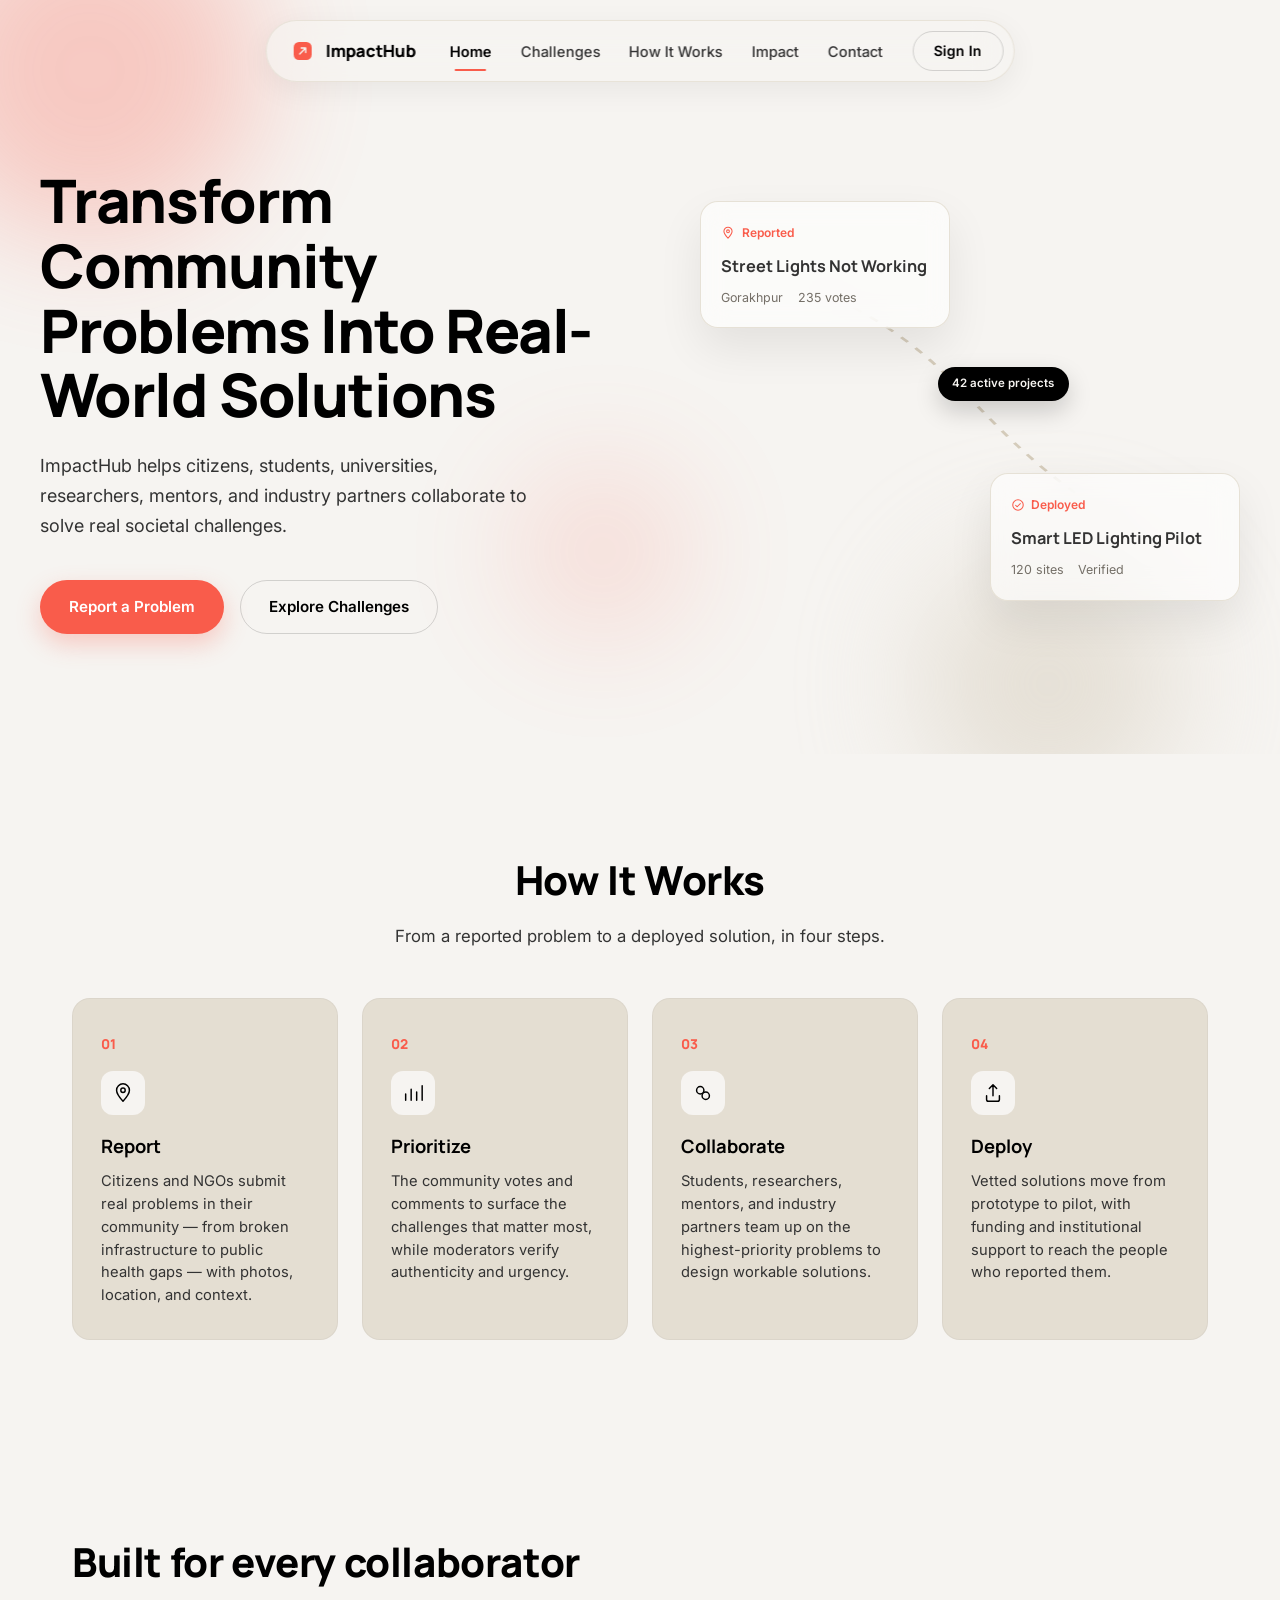
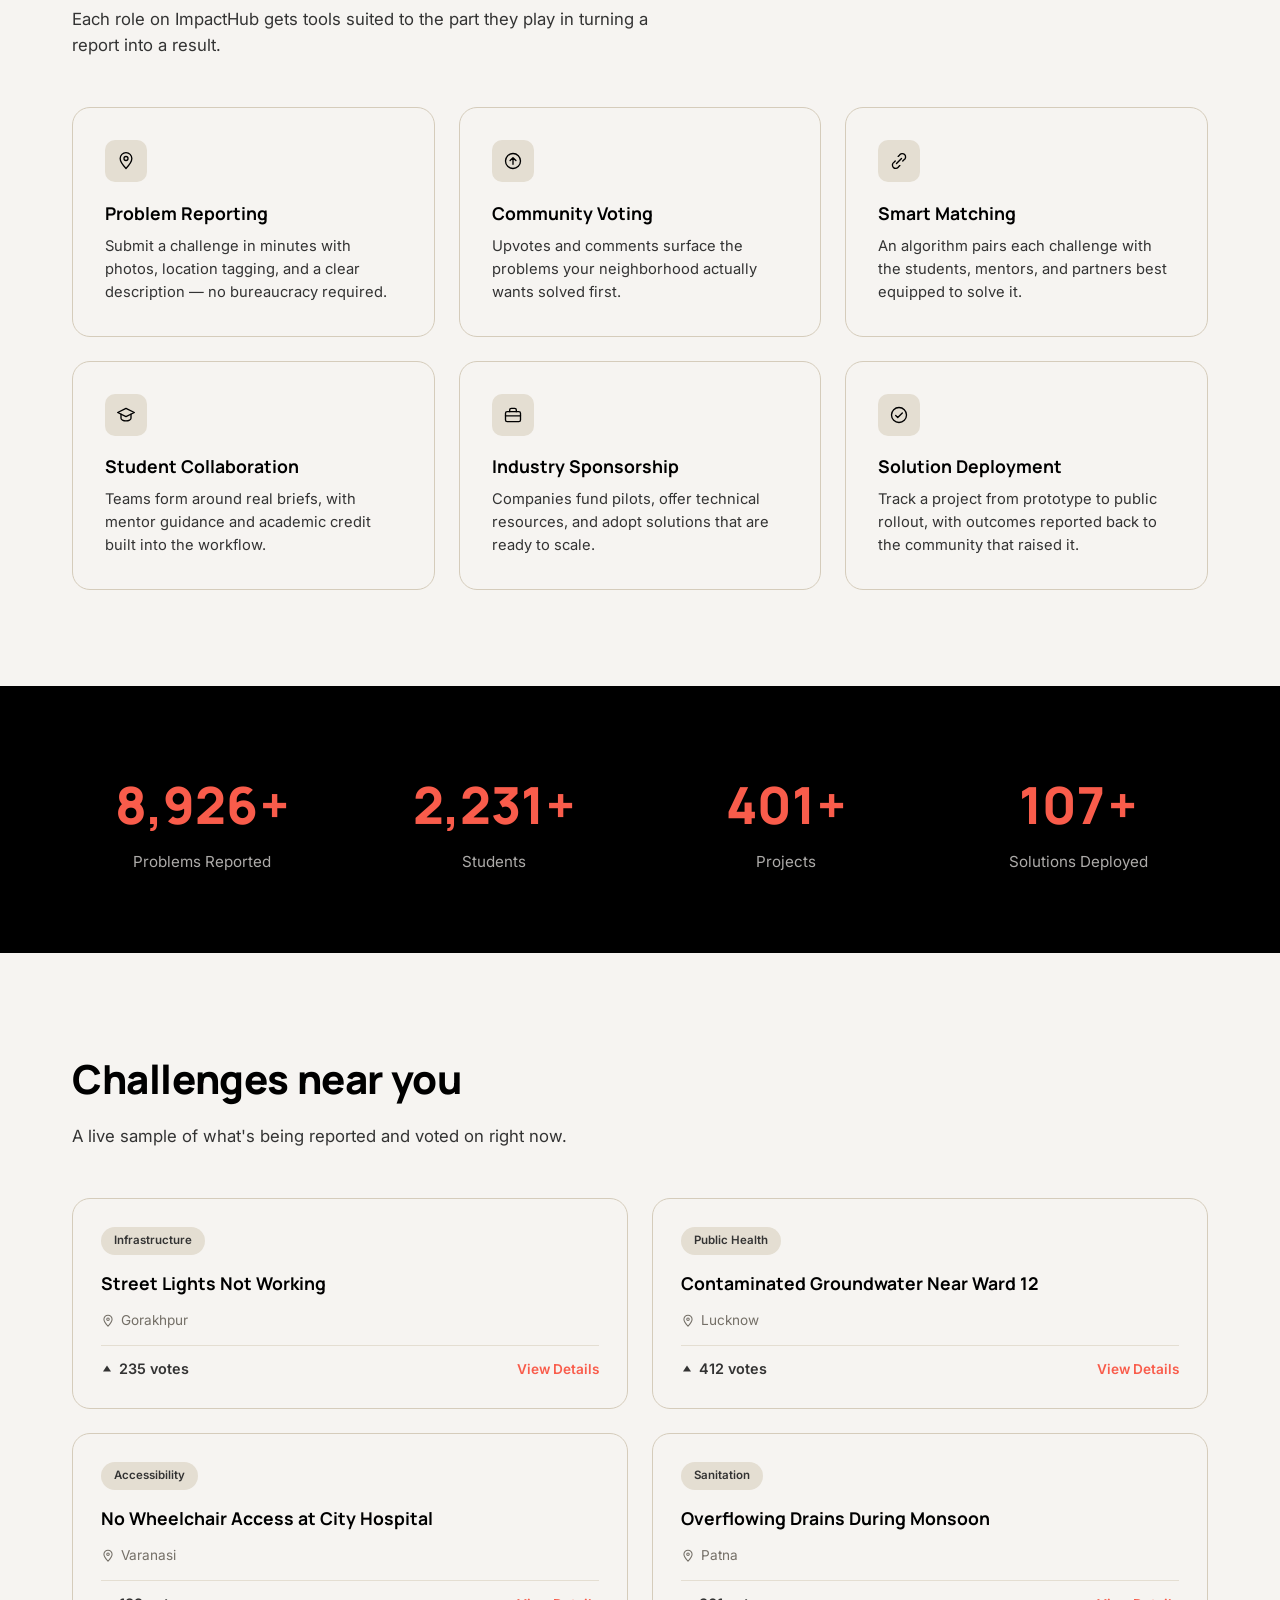
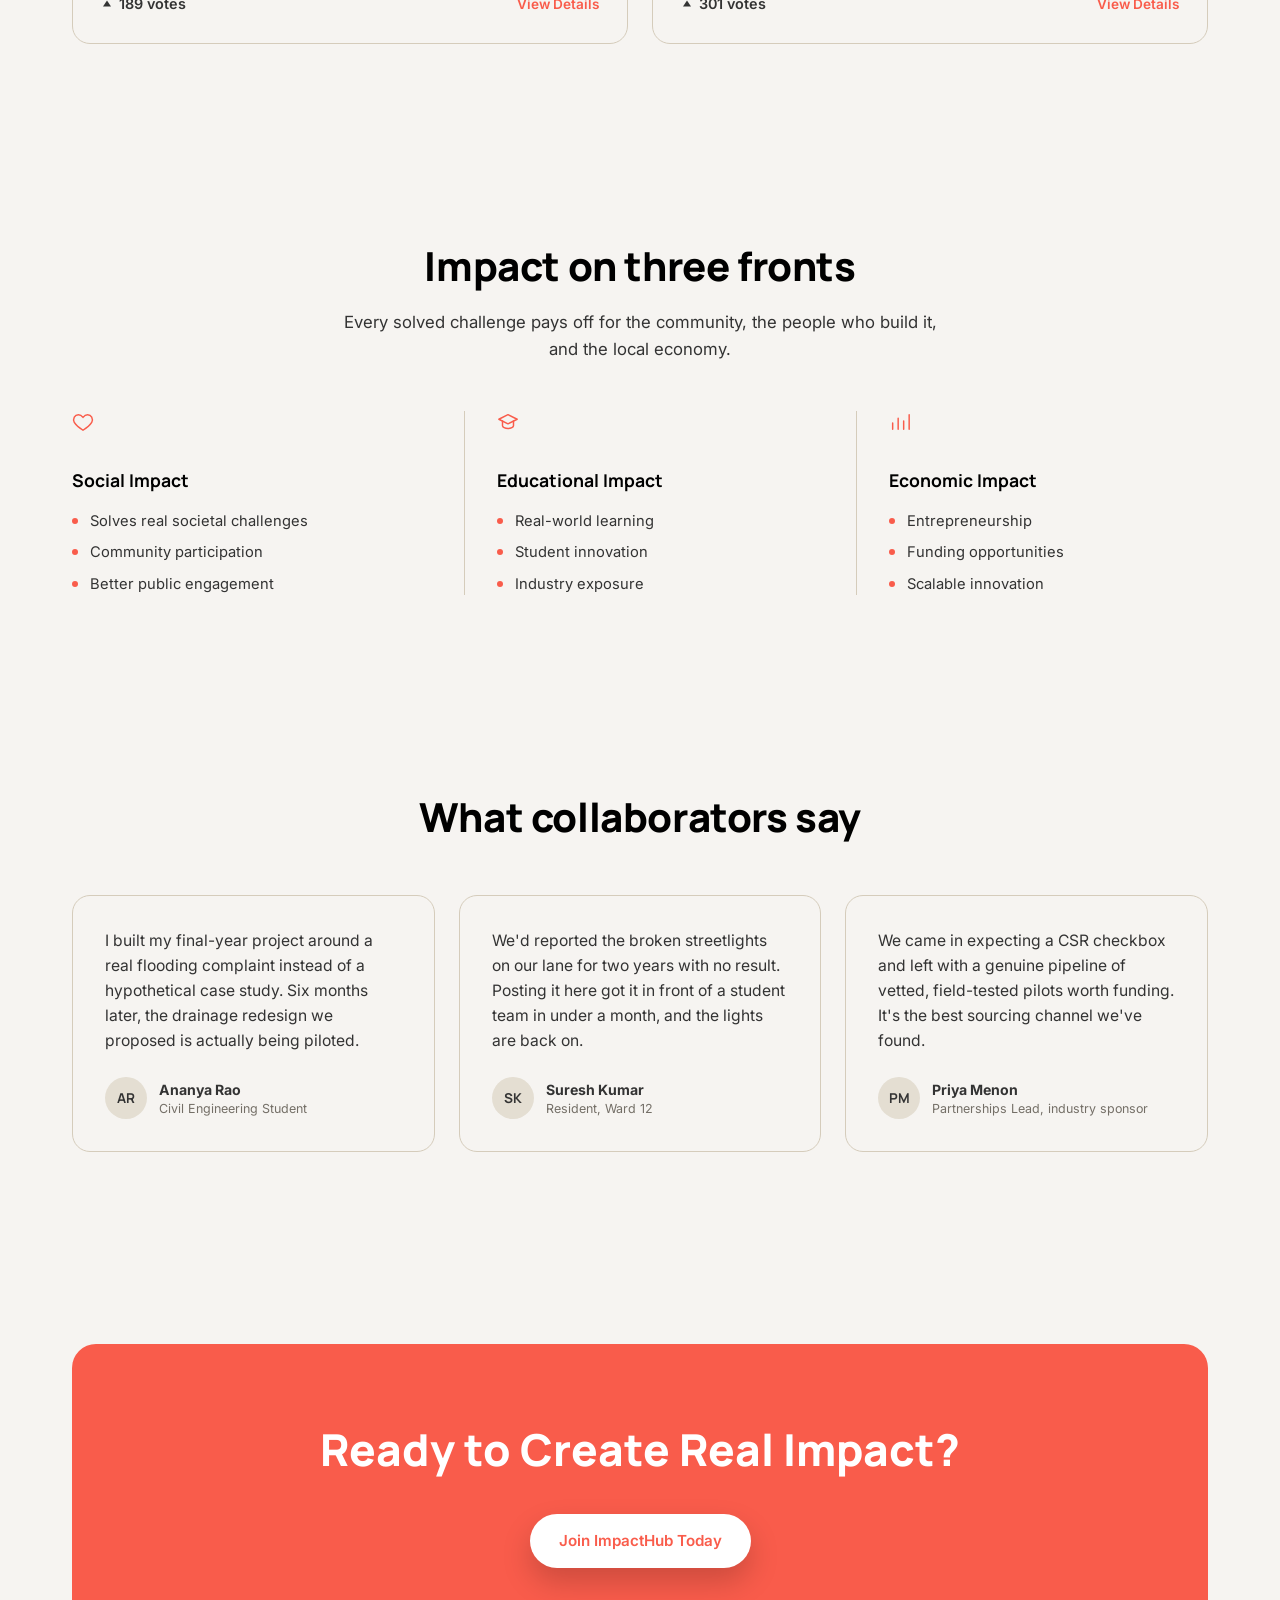
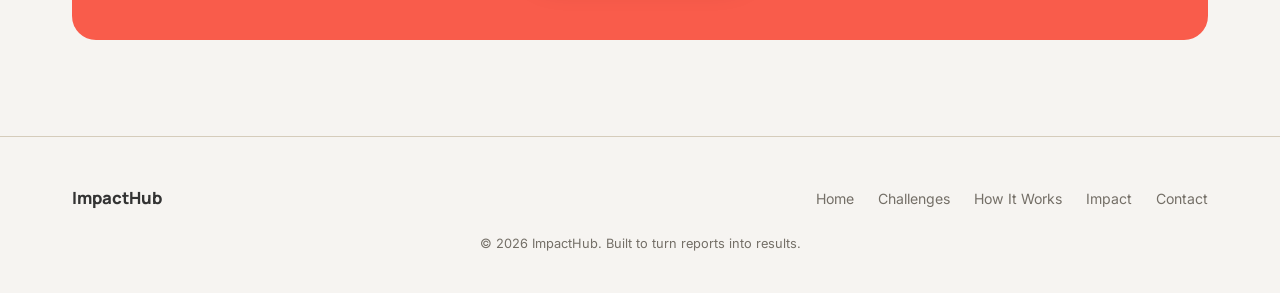
<file: index.html>
<!-- index.html (updated) -->
<!DOCTYPE html>
<html lang="en">
<head>
  <meta charset="UTF-8" />
  <meta name="viewport" content="width=device-width, initial-scale=1.0" />
  <title>ImpactHub — Transform Community Problems Into Real-World Solutions</title>
  <meta name="description" content="ImpactHub connects citizens and NGOs reporting real societal challenges with students, researchers, mentors, universities, and industry partners who build the solutions." />

  <link rel="preconnect" href="https://fonts.googleapis.com" />
  <link rel="preconnect" href="https://fonts.gstatic.com" crossorigin />
  <link href="https://fonts.googleapis.com/css2?family=Manrope:wght@600;700;800&family=Inter:wght@400;500;600&display=swap" rel="stylesheet" />

  <link rel="stylesheet" href="styles.css" />
</head>
<body>

  <a class="skip-link" href="#main-content">Skip to content</a>

  <nav class="navbar" id="navbar">
    <div class="nav-logo">
      <span class="logo-mark" aria-hidden="true">
        <svg viewBox="0 0 24 24" width="18" height="18">
          <rect width="24" height="24" rx="7" fill="#F95C4B"></rect>
          <path d="M8 16 16 8M16 8H10M16 8V14" stroke="#F6F4F1" stroke-width="1.8" stroke-linecap="round" stroke-linejoin="round" fill="none"></path>
        </svg>
      </span>
      <span class="logo-text">ImpactHub</span>
    </div>

    <button class="nav-toggle" id="navToggle" aria-label="Toggle menu" aria-expanded="false" aria-controls="navMenu">
      <span></span><span></span><span></span>
    </button>

    <div class="nav-menu" id="navMenu">
      <ul class="nav-links">
        <li><a href="#home" class="nav-link active">Home</a></li>
        <li><a href="#challenges" class="nav-link">Challenges</a></li>
        <li><a href="#how-it-works" class="nav-link">How It Works</a></li>
        <li><a href="#impact" class="nav-link">Impact</a></li>
        <li><a href="#contact" class="nav-link">Contact</a></li>
      </ul>
      <!-- UPDATED: now links to login.html -->
      <a class="btn-signin" href="login.html">Sign In</a>
    </div>
  </nav>

  <main id="main-content">

    <section class="hero" id="home">
      <div class="hero-bg" aria-hidden="true">
        <span class="floating-shape shape-1"></span>
        <span class="floating-shape shape-2"></span>
        <span class="floating-shape shape-3"></span>
      </div>

      <div class="hero-content">
        <div class="hero-text">
          <h1>Transform Community Problems Into Real-World Solutions</h1>
          <p class="hero-sub">ImpactHub helps citizens, students, universities, researchers, mentors, and industry partners collaborate to solve real societal challenges.</p>
          <div class="hero-buttons">
            <!-- UPDATED: now links to report-problem.html -->
            <a class="btn btn-primary" href="report-problem.html">Report a Problem</a>
            <!-- UPDATED: now links to problems.html -->
            <a class="btn btn-secondary" href="problems.html">Explore Challenges</a>
          </div>
        </div>

        <div class="hero-visual" aria-hidden="true">
          <svg class="connector" viewBox="0 0 320 380" preserveAspectRatio="none">
            <path d="M70 90 C 160 150, 160 220, 250 300"></path>
          </svg>

          <div class="visual-card visual-card--reported">
            <span class="visual-tag">
              <svg viewBox="0 0 24 24" width="14" height="14" fill="none" stroke="currentColor" stroke-width="1.8" stroke-linecap="round" stroke-linejoin="round"><path d="M12 21s7-7.58 7-12a7 7 0 1 0-14 0c0 4.42 7 12 7 12z"></path><circle cx="12" cy="9" r="2.4"></circle></svg>
              Reported
            </span>
            <p class="visual-title">Street Lights Not Working</p>
            <div class="visual-meta">
              <span>Gorakhpur</span>
              <span>235 votes</span>
            </div>
          </div>

          <div class="visual-badge">42 active projects</div>

          <div class="visual-card visual-card--solution">
            <span class="visual-tag">
              <svg viewBox="0 0 24 24" width="14" height="14" fill="none" stroke="currentColor" stroke-width="1.8" stroke-linecap="round" stroke-linejoin="round"><circle cx="12" cy="12" r="9"></circle><path d="m8 12.5 2.5 2.5L16 9.5"></path></svg>
              Deployed
            </span>
            <p class="visual-title">Smart LED Lighting Pilot</p>
            <div class="visual-meta">
              <span>120 sites</span>
              <span>Verified</span>
            </div>
          </div>
        </div>
      </div>
    </section>

    <section class="how-it-works" id="how-it-works">
      <div class="container">
        <div class="section-heading">
          <h2>How It Works</h2>
          <p>From a reported problem to a deployed solution, in four steps.</p>
        </div>

        <div class="steps-grid">
          <article class="step-card">
            <span class="step-number">01</span>
            <span class="step-icon">
              <svg viewBox="0 0 24 24" fill="none" stroke="currentColor" stroke-width="1.6" stroke-linecap="round" stroke-linejoin="round"><path d="M12 21s7-7.58 7-12a7 7 0 1 0-14 0c0 4.42 7 12 7 12z"></path><circle cx="12" cy="9" r="2.4"></circle></svg>
            </span>
            <h3 class="step-title">Report</h3>
            <p class="step-desc">Citizens and NGOs submit real problems in their community — from broken infrastructure to public health gaps — with photos, location, and context.</p>
          </article>

          <article class="step-card">
            <span class="step-number">02</span>
            <span class="step-icon">
              <svg viewBox="0 0 24 24" fill="none" stroke="currentColor" stroke-width="1.6" stroke-linecap="round" stroke-linejoin="round"><path d="M4 20V13M10 20V8M16 20V11M22 20V4"></path></svg>
            </span>
            <h3 class="step-title">Prioritize</h3>
            <p class="step-desc">The community votes and comments to surface the challenges that matter most, while moderators verify authenticity and urgency.</p>
          </article>

          <article class="step-card">
            <span class="step-number">03</span>
            <span class="step-icon">
              <svg viewBox="0 0 24 24" fill="none" stroke="currentColor" stroke-width="1.6" stroke-linecap="round" stroke-linejoin="round"><circle cx="9" cy="9" r="4"></circle><circle cx="15" cy="15" r="4"></circle></svg>
            </span>
            <h3 class="step-title">Collaborate</h3>
            <p class="step-desc">Students, researchers, mentors, and industry partners team up on the highest-priority problems to design workable solutions.</p>
          </article>

          <article class="step-card">
            <span class="step-number">04</span>
            <span class="step-icon">
              <svg viewBox="0 0 24 24" fill="none" stroke="currentColor" stroke-width="1.6" stroke-linecap="round" stroke-linejoin="round"><path d="M12 3v12m0-12 4 4m-4-4-4 4"></path><path d="M5 15v4a2 2 0 0 0 2 2h10a2 2 0 0 0 2-2v-4"></path></svg>
            </span>
            <h3 class="step-title">Deploy</h3>
            <p class="step-desc">Vetted solutions move from prototype to pilot, with funding and institutional support to reach the people who reported them.</p>
          </article>
        </div>
      </div>
    </section>

    <section class="features">
      <div class="container">
        <div class="section-heading section-heading--left">
          <h2>Built for every collaborator</h2>
          <p>Each role on ImpactHub gets tools suited to the part they play in turning a report into a result.</p>
        </div>

        <div class="features-grid">
          <article class="feature-card">
            <span class="feature-icon">
              <svg viewBox="0 0 24 24" width="20" height="20" fill="none" stroke="currentColor" stroke-width="1.6" stroke-linecap="round" stroke-linejoin="round"><path d="M12 21s7-7.58 7-12a7 7 0 1 0-14 0c0 4.42 7 12 7 12z"></path><circle cx="12" cy="9" r="2.4"></circle></svg>
            </span>
            <h3 class="feature-title">Problem Reporting</h3>
            <p class="feature-desc">Submit a challenge in minutes with photos, location tagging, and a clear description — no bureaucracy required.</p>
          </article>

          <article class="feature-card">
            <span class="feature-icon">
              <svg viewBox="0 0 24 24" width="20" height="20" fill="none" stroke="currentColor" stroke-width="1.6" stroke-linecap="round" stroke-linejoin="round"><circle cx="12" cy="12" r="9"></circle><path d="M12 16V8m0 0-3.5 3.5M12 8l3.5 3.5"></path></svg>
            </span>
            <h3 class="feature-title">Community Voting</h3>
            <p class="feature-desc">Upvotes and comments surface the problems your neighborhood actually wants solved first.</p>
          </article>

          <article class="feature-card">
            <span class="feature-icon">
              <svg viewBox="0 0 24 24" width="20" height="20" fill="none" stroke="currentColor" stroke-width="1.6" stroke-linecap="round" stroke-linejoin="round"><path d="M9 15 15 9"></path><path d="M11 6.5 12.5 5A4 4 0 1 1 18 10.5L16.5 12"></path><path d="M13 17.5 11.5 19A4 4 0 1 1 6 13.5L7.5 12"></path></svg>
            </span>
            <h3 class="feature-title">Smart Matching</h3>
            <p class="feature-desc">An algorithm pairs each challenge with the students, mentors, and partners best equipped to solve it.</p>
          </article>

          <article class="feature-card">
            <span class="feature-icon">
              <svg viewBox="0 0 24 24" width="20" height="20" fill="none" stroke="currentColor" stroke-width="1.6" stroke-linecap="round" stroke-linejoin="round"><path d="M2 9 12 4l10 5-10 5L2 9Z"></path><path d="M6 11v5c0 1.5 2.7 3 6 3s6-1.5 6-3v-5"></path></svg>
            </span>
            <h3 class="feature-title">Student Collaboration</h3>
            <p class="feature-desc">Teams form around real briefs, with mentor guidance and academic credit built into the workflow.</p>
          </article>

          <article class="feature-card">
            <span class="feature-icon">
              <svg viewBox="0 0 24 24" width="20" height="20" fill="none" stroke="currentColor" stroke-width="1.6" stroke-linecap="round" stroke-linejoin="round"><rect x="3" y="8" width="18" height="12" rx="2"></rect><path d="M8 8V6a2 2 0 0 1 2-2h4a2 2 0 0 1 2 2v2"></path><path d="M3 13h18"></path></svg>
            </span>
            <h3 class="feature-title">Industry Sponsorship</h3>
            <p class="feature-desc">Companies fund pilots, offer technical resources, and adopt solutions that are ready to scale.</p>
          </article>

          <article class="feature-card">
            <span class="feature-icon">
              <svg viewBox="0 0 24 24" width="20" height="20" fill="none" stroke="currentColor" stroke-width="1.6" stroke-linecap="round" stroke-linejoin="round"><circle cx="12" cy="12" r="9"></circle><path d="m8 12.5 2.5 2.5L16 9.5"></path></svg>
            </span>
            <h3 class="feature-title">Solution Deployment</h3>
            <p class="feature-desc">Track a project from prototype to public rollout, with outcomes reported back to the community that raised it.</p>
          </article>
        </div>
      </div>
    </section>

    <section class="impact-stats" id="impact">
      <div class="container">
        <div class="stats-grid">
          <div class="stat-item">
            <p class="stat-number-row"><span class="stat-number" data-target="10000">0</span><span class="stat-suffix">+</span></p>
            <p class="stat-label">Problems Reported</p>
          </div>
          <div class="stat-item">
            <p class="stat-number-row"><span class="stat-number" data-target="2500">0</span><span class="stat-suffix">+</span></p>
            <p class="stat-label">Students</p>
          </div>
          <div class="stat-item">
            <p class="stat-number-row"><span class="stat-number" data-target="450">0</span><span class="stat-suffix">+</span></p>
            <p class="stat-label">Projects</p>
          </div>
          <div class="stat-item">
            <p class="stat-number-row"><span class="stat-number" data-target="120">0</span><span class="stat-suffix">+</span></p>
            <p class="stat-label">Solutions Deployed</p>
          </div>
        </div>
      </div>
    </section>

    <section class="challenge-feed" id="challenges">
      <div class="container">
        <div class="section-heading section-heading--left">
          <h2>Challenges near you</h2>
          <p>A live sample of what's being reported and voted on right now.</p>
        </div>

        <div class="challenge-grid">
          <article class="challenge-card">
            <span class="challenge-tag">Infrastructure</span>
            <h3 class="challenge-title">Street Lights Not Working</h3>
            <div class="challenge-meta">
              <span>
                <svg viewBox="0 0 24 24" width="14" height="14" fill="none" stroke="currentColor" stroke-width="1.8" stroke-linecap="round" stroke-linejoin="round"><path d="M12 21s7-7.58 7-12a7 7 0 1 0-14 0c0 4.42 7 12 7 12z"></path><circle cx="12" cy="9" r="2.2"></circle></svg>
                Gorakhpur
              </span>
            </div>
            <div class="challenge-footer">
              <span class="vote-count">
                <svg viewBox="0 0 24 24" width="12" height="12" fill="currentColor"><path d="M12 5 4 17h16L12 5z"></path></svg>
                235 votes
              </span>
              <button class="btn-view" type="button">View Details</button>
            </div>
          </article>

          <article class="challenge-card">
            <span class="challenge-tag">Public Health</span>
            <h3 class="challenge-title">Contaminated Groundwater Near Ward 12</h3>
            <div class="challenge-meta">
              <span>
                <svg viewBox="0 0 24 24" width="14" height="14" fill="none" stroke="currentColor" stroke-width="1.8" stroke-linecap="round" stroke-linejoin="round"><path d="M12 21s7-7.58 7-12a7 7 0 1 0-14 0c0 4.42 7 12 7 12z"></path><circle cx="12" cy="9" r="2.2"></circle></svg>
                Lucknow
              </span>
            </div>
            <div class="challenge-footer">
              <span class="vote-count">
                <svg viewBox="0 0 24 24" width="12" height="12" fill="currentColor"><path d="M12 5 4 17h16L12 5z"></path></svg>
                412 votes
              </span>
              <button class="btn-view" type="button">View Details</button>
            </div>
          </article>

          <article class="challenge-card">
            <span class="challenge-tag">Accessibility</span>
            <h3 class="challenge-title">No Wheelchair Access at City Hospital</h3>
            <div class="challenge-meta">
              <span>
                <svg viewBox="0 0 24 24" width="14" height="14" fill="none" stroke="currentColor" stroke-width="1.8" stroke-linecap="round" stroke-linejoin="round"><path d="M12 21s7-7.58 7-12a7 7 0 1 0-14 0c0 4.42 7 12 7 12z"></path><circle cx="12" cy="9" r="2.2"></circle></svg>
                Varanasi
              </span>
            </div>
            <div class="challenge-footer">
              <span class="vote-count">
                <svg viewBox="0 0 24 24" width="12" height="12" fill="currentColor"><path d="M12 5 4 17h16L12 5z"></path></svg>
                189 votes
              </span>
              <button class="btn-view" type="button">View Details</button>
            </div>
          </article>

          <article class="challenge-card">
            <span class="challenge-tag">Sanitation</span>
            <h3 class="challenge-title">Overflowing Drains During Monsoon</h3>
            <div class="challenge-meta">
              <span>
                <svg viewBox="0 0 24 24" width="14" height="14" fill="none" stroke="currentColor" stroke-width="1.8" stroke-linecap="round" stroke-linejoin="round"><path d="M12 21s7-7.58 7-12a7 7 0 1 0-14 0c0 4.42 7 12 7 12z"></path><circle cx="12" cy="9" r="2.2"></circle></svg>
                Patna
              </span>
            </div>
            <div class="challenge-footer">
              <span class="vote-count">
                <svg viewBox="0 0 24 24" width="12" height="12" fill="currentColor"><path d="M12 5 4 17h16L12 5z"></path></svg>
                301 votes
              </span>
              <button class="btn-view" type="button">View Details</button>
            </div>
          </article>
        </div>
      </div>
    </section>

    <section class="benefits">
      <div class="container">
        <div class="section-heading">
          <h2>Impact on three fronts</h2>
          <p>Every solved challenge pays off for the community, the people who build it, and the local economy.</p>
        </div>

        <div class="benefits-grid">
          <div class="benefit-col">
            <span class="benefit-icon">
              <svg viewBox="0 0 24 24" width="22" height="22" fill="none" stroke="currentColor" stroke-width="1.6" stroke-linecap="round" stroke-linejoin="round"><path d="M12 21s-7-4.35-9.5-8.5C.5 8.5 3 4 7 4c2 0 3.5 1 5 3 1.5-2 3-3 5-3 4 0 6.5 4.5 4.5 8.5C19 16.65 12 21 12 21z"></path></svg>
            </span>
            <h3 class="benefit-title">Social Impact</h3>
            <ul class="benefit-list">
              <li>Solves real societal challenges</li>
              <li>Community participation</li>
              <li>Better public engagement</li>
            </ul>
          </div>

          <div class="benefit-col">
            <span class="benefit-icon">
              <svg viewBox="0 0 24 24" width="22" height="22" fill="none" stroke="currentColor" stroke-width="1.6" stroke-linecap="round" stroke-linejoin="round"><path d="M2 9 12 4l10 5-10 5L2 9Z"></path><path d="M6 11v5c0 1.5 2.7 3 6 3s6-1.5 6-3v-5"></path></svg>
            </span>
            <h3 class="benefit-title">Educational Impact</h3>
            <ul class="benefit-list">
              <li>Real-world learning</li>
              <li>Student innovation</li>
              <li>Industry exposure</li>
            </ul>
          </div>

          <div class="benefit-col">
            <span class="benefit-icon">
              <svg viewBox="0 0 24 24" width="22" height="22" fill="none" stroke="currentColor" stroke-width="1.6" stroke-linecap="round" stroke-linejoin="round"><path d="M4 20V13M10 20V8M16 20V11M22 20V4"></path></svg>
            </span>
            <h3 class="benefit-title">Economic Impact</h3>
            <ul class="benefit-list">
              <li>Entrepreneurship</li>
              <li>Funding opportunities</li>
              <li>Scalable innovation</li>
            </ul>
          </div>
        </div>
      </div>
    </section>

    <section class="testimonials">
      <div class="container">
        <div class="section-heading">
          <h2>What collaborators say</h2>
        </div>

        <div class="testimonial-grid">
          <article class="testimonial-card">
            <p class="testimonial-quote">I built my final-year project around a real flooding complaint instead of a hypothetical case study. Six months later, the drainage redesign we proposed is actually being piloted.</p>
            <div class="testimonial-author">
              <span class="author-avatar">AR</span>
              <div class="author-info">
                <p class="author-name">Ananya Rao</p>
                <p class="author-role">Civil Engineering Student</p>
              </div>
            </div>
          </article>

          <article class="testimonial-card">
            <p class="testimonial-quote">We'd reported the broken streetlights on our lane for two years with no result. Posting it here got it in front of a student team in under a month, and the lights are back on.</p>
            <div class="testimonial-author">
              <span class="author-avatar">SK</span>
              <div class="author-info">
                <p class="author-name">Suresh Kumar</p>
                <p class="author-role">Resident, Ward 12</p>
              </div>
            </div>
          </article>

          <article class="testimonial-card">
            <p class="testimonial-quote">We came in expecting a CSR checkbox and left with a genuine pipeline of vetted, field-tested pilots worth funding. It's the best sourcing channel we've found.</p>
            <div class="testimonial-author">
              <span class="author-avatar">PM</span>
              <div class="author-info">
                <p class="author-name">Priya Menon</p>
                <p class="author-role">Partnerships Lead, industry sponsor</p>
              </div>
            </div>
          </article>
        </div>
      </div>
    </section>

    <section class="cta" id="contact">
      <div class="container">
        <div class="cta-content">
          <h2>Ready to Create Real Impact?</h2>
          <button class="btn btn-primary" type="button">Join ImpactHub Today</button>
        </div>
      </div>
    </section>

  </main>

  <footer class="site-footer">
    <div class="container footer-content">
      <span class="footer-logo">ImpactHub</span>
      <ul class="footer-links">
        <li><a href="#home">Home</a></li>
        <li><a href="#challenges">Challenges</a></li>
        <li><a href="#how-it-works">How It Works</a></li>
        <li><a href="#impact">Impact</a></li>
        <li><a href="#contact">Contact</a></li>
      </ul>
    </div>
    <p class="footer-bottom">© 2026 ImpactHub. Built to turn reports into results.</p>
  </footer>

  <script src="script.js"></script>
</body>
</html>
</file>
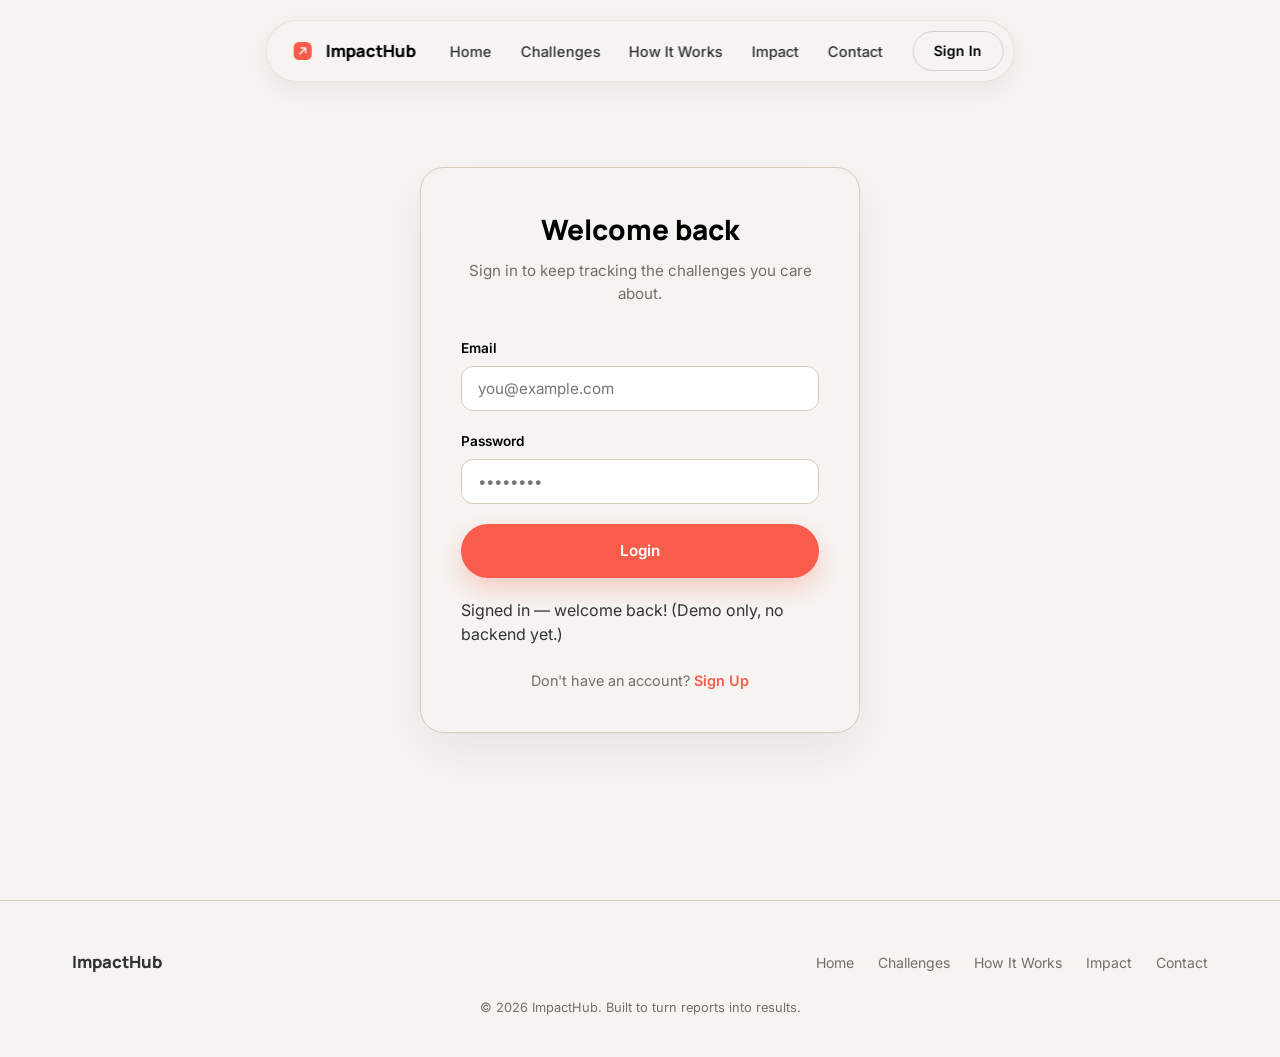
<file: login.html>
<!-- login.html (new) -->
<!DOCTYPE html>
<html lang="en">
<head>
  <meta charset="UTF-8" />
  <meta name="viewport" content="width=device-width, initial-scale=1.0" />
  <title>Sign In — ImpactHub</title>
  <link rel="preconnect" href="https://fonts.googleapis.com" />
  <link rel="preconnect" href="https://fonts.gstatic.com" crossorigin />
  <link href="https://fonts.googleapis.com/css2?family=Manrope:wght@600;700;800&family=Inter:wght@400;500;600&display=swap" rel="stylesheet" />
  <link rel="stylesheet" href="styles.css" />
</head>
<body>

  <a class="skip-link" href="#main-content">Skip to content</a>

  <nav class="navbar" id="navbar">
    <div class="nav-logo">
      <span class="logo-mark" aria-hidden="true">
        <svg viewBox="0 0 24 24" width="18" height="18">
          <rect width="24" height="24" rx="7" fill="#F95C4B"></rect>
          <path d="M8 16 16 8M16 8H10M16 8V14" stroke="#F6F4F1" stroke-width="1.8" stroke-linecap="round" stroke-linejoin="round" fill="none"></path>
        </svg>
      </span>
      <span class="logo-text">ImpactHub</span>
    </div>

    <button class="nav-toggle" id="navToggle" aria-label="Toggle menu" aria-expanded="false" aria-controls="navMenu">
      <span></span><span></span><span></span>
    </button>

    <div class="nav-menu" id="navMenu">
      <ul class="nav-links">
        <li><a href="index.html#home" class="nav-link">Home</a></li>
        <li><a href="index.html#challenges" class="nav-link">Challenges</a></li>
        <li><a href="index.html#how-it-works" class="nav-link">How It Works</a></li>
        <li><a href="index.html#impact" class="nav-link">Impact</a></li>
        <li><a href="index.html#contact" class="nav-link">Contact</a></li>
      </ul>
      <a class="btn-signin" href="login.html">Sign In</a>
    </div>
  </nav>

  <main id="main-content">
    <section class="auth-section">
      <div class="auth-card">
        <h2>Welcome back</h2>
        <p class="auth-sub">Sign in to keep tracking the challenges you care about.</p>

        <form class="auth-form" id="loginForm">
          <div class="form-group">
            <label class="form-label" for="loginEmail">Email</label>
            <input class="form-input" type="email" id="loginEmail" name="email" placeholder="you@example.com" required />
          </div>
          <div class="form-group">
            <label class="form-label" for="loginPassword">Password</label>
            <input class="form-input" type="password" id="loginPassword" name="password" placeholder="••••••••" required />
          </div>
          <button class="btn btn-primary" type="submit">Login</button>
          <p class="form-note" id="loginNote">Signed in — welcome back! (Demo only, no backend yet.)</p>
        </form>

        <p class="auth-switch">Don't have an account? <a href="signup.html">Sign Up</a></p>
      </div>
    </section>
  </main>

  <footer class="site-footer">
    <div class="container footer-content">
      <span class="footer-logo">ImpactHub</span>
      <ul class="footer-links">
        <li><a href="index.html#home">Home</a></li>
        <li><a href="index.html#challenges">Challenges</a></li>
        <li><a href="index.html#how-it-works">How It Works</a></li>
        <li><a href="index.html#impact">Impact</a></li>
        <li><a href="index.html#contact">Contact</a></li>
      </ul>
    </div>
    <p class="footer-bottom">© 2026 ImpactHub. Built to turn reports into results.</p>
  </footer>

  <script src="script.js"></script>
</body>
</html>
</file>
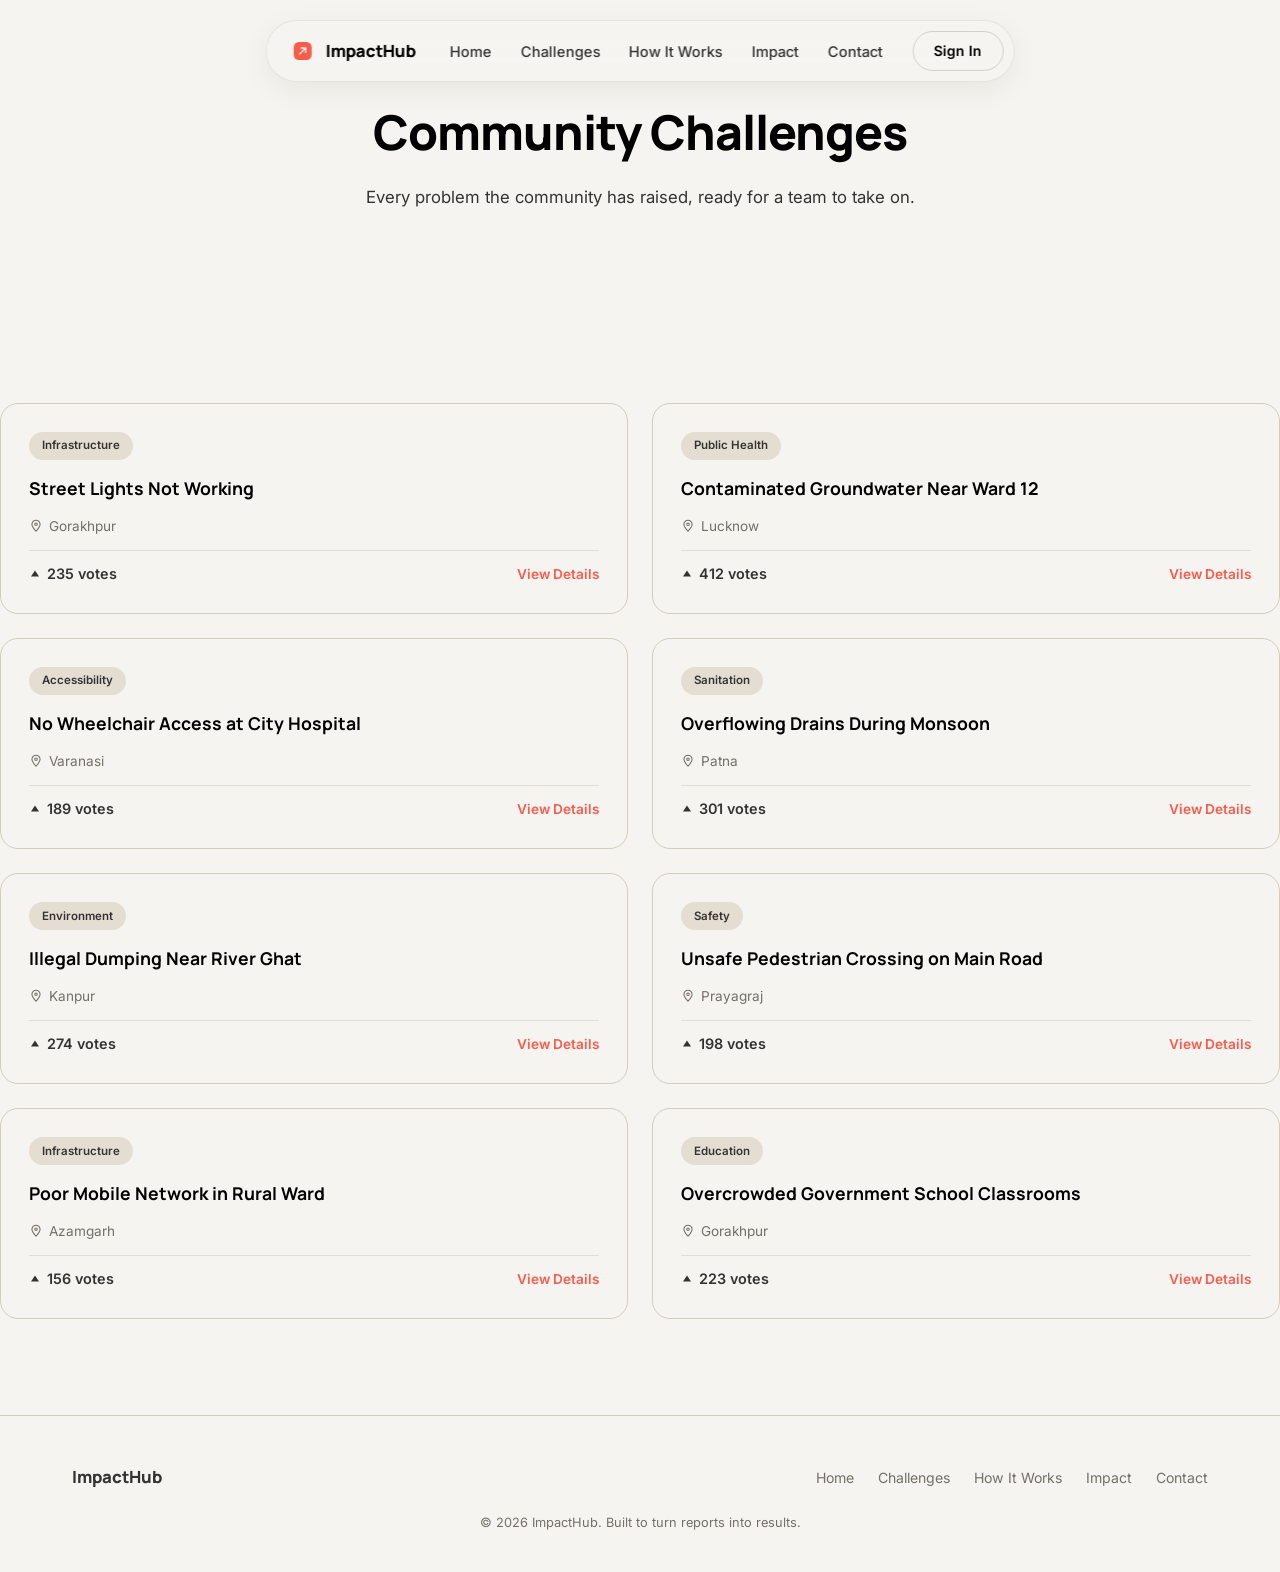
<file: problems.html>
<!-- problems.html (new) -->
<!DOCTYPE html>
<html lang="en">
<head>
  <meta charset="UTF-8" />
  <meta name="viewport" content="width=device-width, initial-scale=1.0" />
  <title>Browse Challenges — ImpactHub</title>
  <link rel="preconnect" href="https://fonts.googleapis.com" />
  <link rel="preconnect" href="https://fonts.gstatic.com" crossorigin />
  <link href="https://fonts.googleapis.com/css2?family=Manrope:wght@600;700;800&family=Inter:wght@400;500;600&display=swap" rel="stylesheet" />
  <link rel="stylesheet" href="styles.css" />
</head>
<body>

  <a class="skip-link" href="#main-content">Skip to content</a>

  <nav class="navbar" id="navbar">
    <div class="nav-logo">
      <span class="logo-mark" aria-hidden="true">
        <svg viewBox="0 0 24 24" width="18" height="18">
          <rect width="24" height="24" rx="7" fill="#F95C4B"></rect>
          <path d="M8 16 16 8M16 8H10M16 8V14" stroke="#F6F4F1" stroke-width="1.8" stroke-linecap="round" stroke-linejoin="round" fill="none"></path>
        </svg>
      </span>
      <span class="logo-text">ImpactHub</span>
    </div>

    <button class="nav-toggle" id="navToggle" aria-label="Toggle menu" aria-expanded="false" aria-controls="navMenu">
      <span></span><span></span><span></span>
    </button>

    <div class="nav-menu" id="navMenu">
      <ul class="nav-links">
        <li><a href="index.html#home" class="nav-link">Home</a></li>
        <li><a href="index.html#challenges" class="nav-link">Challenges</a></li>
        <li><a href="index.html#how-it-works" class="nav-link">How It Works</a></li>
        <li><a href="index.html#impact" class="nav-link">Impact</a></li>
        <li><a href="index.html#contact" class="nav-link">Contact</a></li>
      </ul>
      <a class="btn-signin" href="login.html">Sign In</a>
    </div>
  </nav>

  <main id="main-content">
    <section class="page-header">
      <h1>Community Challenges</h1>
      <p>Every problem the community has raised, ready for a team to take on.</p>
    </section>

    <section class="problems-section">
      <div class="challenge-grid">

        <article class="challenge-card">
          <span class="challenge-tag">Infrastructure</span>
          <h3 class="challenge-title">Street Lights Not Working</h3>
          <div class="challenge-meta"><span><svg viewBox="0 0 24 24" width="14" height="14" fill="none" stroke="currentColor" stroke-width="1.8" stroke-linecap="round" stroke-linejoin="round"><path d="M12 21s7-7.58 7-12a7 7 0 1 0-14 0c0 4.42 7 12 7 12z"></path><circle cx="12" cy="9" r="2.2"></circle></svg>Gorakhpur</span></div>
          <div class="challenge-footer">
            <span class="vote-count"><svg viewBox="0 0 24 24" width="12" height="12" fill="currentColor"><path d="M12 5 4 17h16L12 5z"></path></svg>235 votes</span>
            <button class="btn-view" type="button">View Details</button>
          </div>
        </article>

        <article class="challenge-card">
          <span class="challenge-tag">Public Health</span>
          <h3 class="challenge-title">Contaminated Groundwater Near Ward 12</h3>
          <div class="challenge-meta"><span><svg viewBox="0 0 24 24" width="14" height="14" fill="none" stroke="currentColor" stroke-width="1.8" stroke-linecap="round" stroke-linejoin="round"><path d="M12 21s7-7.58 7-12a7 7 0 1 0-14 0c0 4.42 7 12 7 12z"></path><circle cx="12" cy="9" r="2.2"></circle></svg>Lucknow</span></div>
          <div class="challenge-footer">
            <span class="vote-count"><svg viewBox="0 0 24 24" width="12" height="12" fill="currentColor"><path d="M12 5 4 17h16L12 5z"></path></svg>412 votes</span>
            <button class="btn-view" type="button">View Details</button>
          </div>
        </article>

        <article class="challenge-card">
          <span class="challenge-tag">Accessibility</span>
          <h3 class="challenge-title">No Wheelchair Access at City Hospital</h3>
          <div class="challenge-meta"><span><svg viewBox="0 0 24 24" width="14" height="14" fill="none" stroke="currentColor" stroke-width="1.8" stroke-linecap="round" stroke-linejoin="round"><path d="M12 21s7-7.58 7-12a7 7 0 1 0-14 0c0 4.42 7 12 7 12z"></path><circle cx="12" cy="9" r="2.2"></circle></svg>Varanasi</span></div>
          <div class="challenge-footer">
            <span class="vote-count"><svg viewBox="0 0 24 24" width="12" height="12" fill="currentColor"><path d="M12 5 4 17h16L12 5z"></path></svg>189 votes</span>
            <button class="btn-view" type="button">View Details</button>
          </div>
        </article>

        <article class="challenge-card">
          <span class="challenge-tag">Sanitation</span>
          <h3 class="challenge-title">Overflowing Drains During Monsoon</h3>
          <div class="challenge-meta"><span><svg viewBox="0 0 24 24" width="14" height="14" fill="none" stroke="currentColor" stroke-width="1.8" stroke-linecap="round" stroke-linejoin="round"><path d="M12 21s7-7.58 7-12a7 7 0 1 0-14 0c0 4.42 7 12 7 12z"></path><circle cx="12" cy="9" r="2.2"></circle></svg>Patna</span></div>
          <div class="challenge-footer">
            <span class="vote-count"><svg viewBox="0 0 24 24" width="12" height="12" fill="currentColor"><path d="M12 5 4 17h16L12 5z"></path></svg>301 votes</span>
            <button class="btn-view" type="button">View Details</button>
          </div>
        </article>

        <article class="challenge-card">
          <span class="challenge-tag">Environment</span>
          <h3 class="challenge-title">Illegal Dumping Near River Ghat</h3>
          <div class="challenge-meta"><span><svg viewBox="0 0 24 24" width="14" height="14" fill="none" stroke="currentColor" stroke-width="1.8" stroke-linecap="round" stroke-linejoin="round"><path d="M12 21s7-7.58 7-12a7 7 0 1 0-14 0c0 4.42 7 12 7 12z"></path><circle cx="12" cy="9" r="2.2"></circle></svg>Kanpur</span></div>
          <div class="challenge-footer">
            <span class="vote-count"><svg viewBox="0 0 24 24" width="12" height="12" fill="currentColor"><path d="M12 5 4 17h16L12 5z"></path></svg>274 votes</span>
            <button class="btn-view" type="button">View Details</button>
          </div>
        </article>

        <article class="challenge-card">
          <span class="challenge-tag">Safety</span>
          <h3 class="challenge-title">Unsafe Pedestrian Crossing on Main Road</h3>
          <div class="challenge-meta"><span><svg viewBox="0 0 24 24" width="14" height="14" fill="none" stroke="currentColor" stroke-width="1.8" stroke-linecap="round" stroke-linejoin="round"><path d="M12 21s7-7.58 7-12a7 7 0 1 0-14 0c0 4.42 7 12 7 12z"></path><circle cx="12" cy="9" r="2.2"></circle></svg>Prayagraj</span></div>
          <div class="challenge-footer">
            <span class="vote-count"><svg viewBox="0 0 24 24" width="12" height="12" fill="currentColor"><path d="M12 5 4 17h16L12 5z"></path></svg>198 votes</span>
            <button class="btn-view" type="button">View Details</button>
          </div>
        </article>

        <article class="challenge-card">
          <span class="challenge-tag">Infrastructure</span>
          <h3 class="challenge-title">Poor Mobile Network in Rural Ward</h3>
          <div class="challenge-meta"><span><svg viewBox="0 0 24 24" width="14" height="14" fill="none" stroke="currentColor" stroke-width="1.8" stroke-linecap="round" stroke-linejoin="round"><path d="M12 21s7-7.58 7-12a7 7 0 1 0-14 0c0 4.42 7 12 7 12z"></path><circle cx="12" cy="9" r="2.2"></circle></svg>Azamgarh</span></div>
          <div class="challenge-footer">
            <span class="vote-count"><svg viewBox="0 0 24 24" width="12" height="12" fill="currentColor"><path d="M12 5 4 17h16L12 5z"></path></svg>156 votes</span>
            <button class="btn-view" type="button">View Details</button>
          </div>
        </article>

        <article class="challenge-card">
          <span class="challenge-tag">Education</span>
          <h3 class="challenge-title">Overcrowded Government School Classrooms</h3>
          <div class="challenge-meta"><span><svg viewBox="0 0 24 24" width="14" height="14" fill="none" stroke="currentColor" stroke-width="1.8" stroke-linecap="round" stroke-linejoin="round"><path d="M12 21s7-7.58 7-12a7 7 0 1 0-14 0c0 4.42 7 12 7 12z"></path><circle cx="12" cy="9" r="2.2"></circle></svg>Gorakhpur</span></div>
          <div class="challenge-footer">
            <span class="vote-count"><svg viewBox="0 0 24 24" width="12" height="12" fill="currentColor"><path d="M12 5 4 17h16L12 5z"></path></svg>223 votes</span>
            <button class="btn-view" type="button">View Details</button>
          </div>
        </article>

      </div>
    </section>
  </main>

  <footer class="site-footer">
    <div class="container footer-content">
      <span class="footer-logo">ImpactHub</span>
      <ul class="footer-links">
        <li><a href="index.html#home">Home</a></li>
        <li><a href="index.html#challenges">Challenges</a></li>
        <li><a href="index.html#how-it-works">How It Works</a></li>
        <li><a href="index.html#impact">Impact</a></li>
        <li><a href="index.html#contact">Contact</a></li>
      </ul>
    </div>
    <p class="footer-bottom">© 2026 ImpactHub. Built to turn reports into results.</p>
  </footer>

  <script src="script.js"></script>
</body>
</html>
</file>
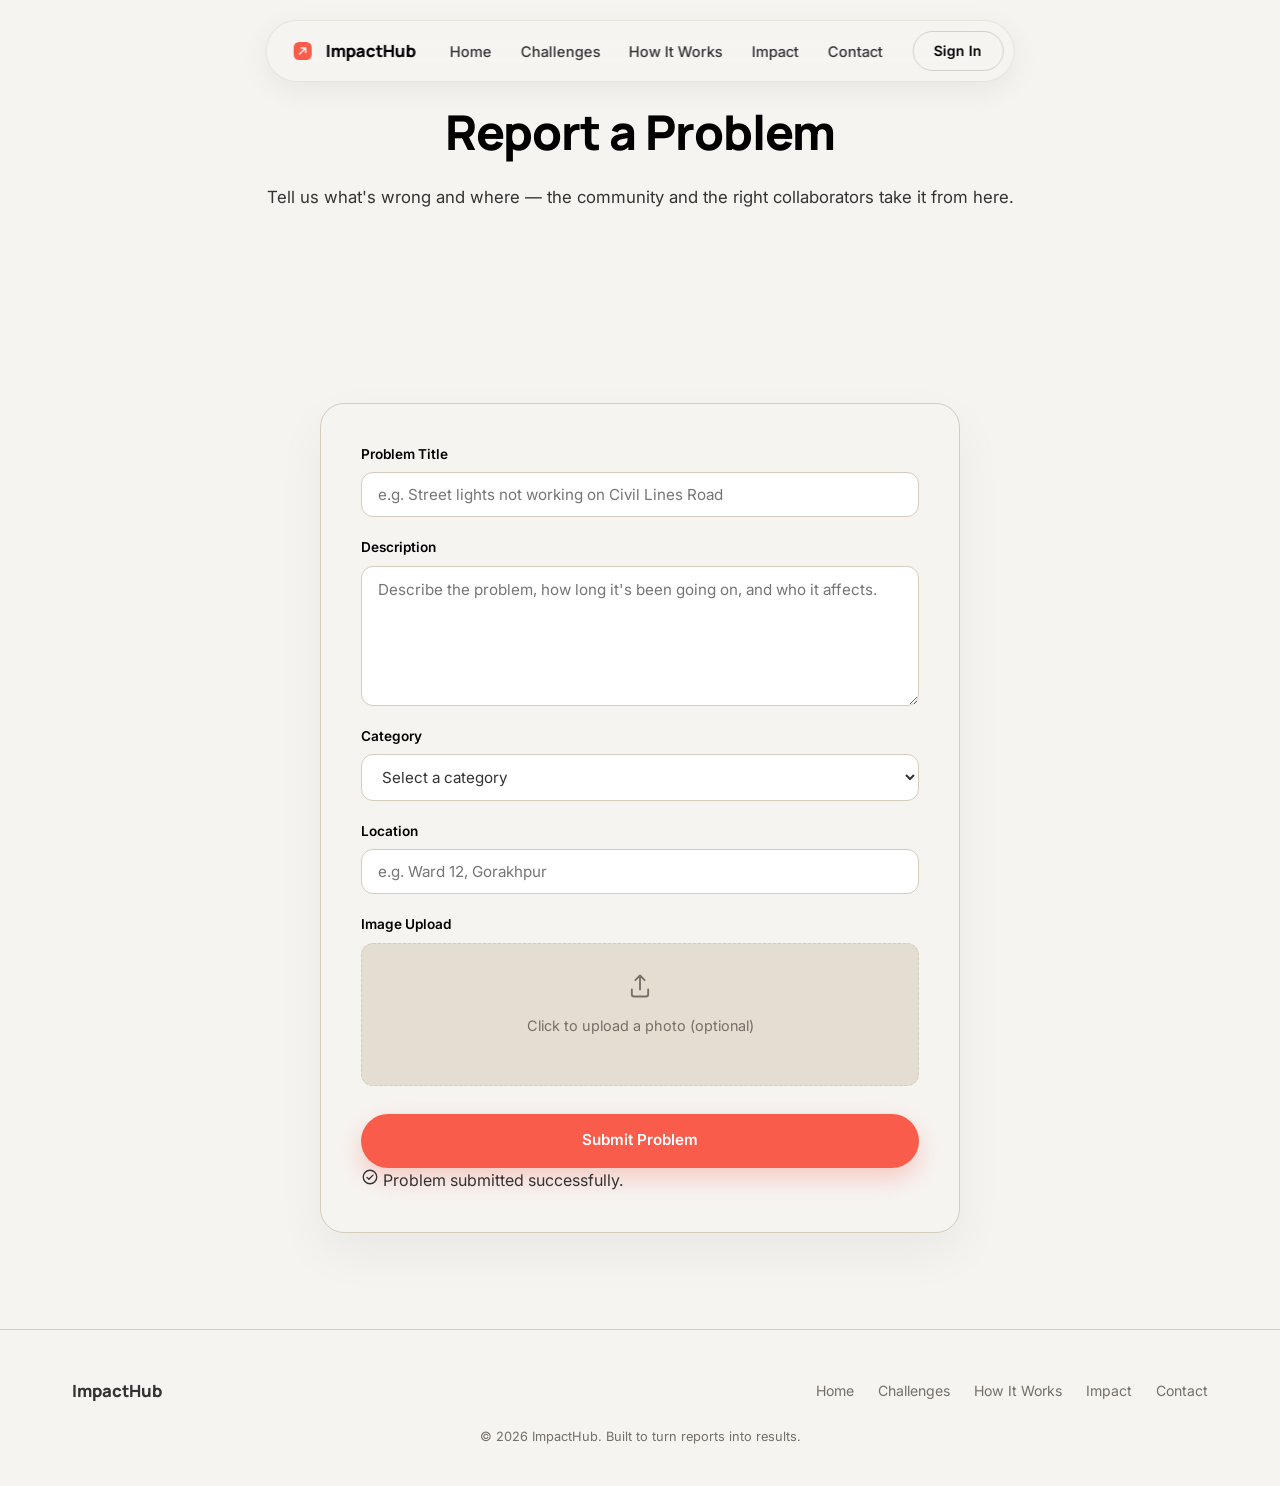
<file: report-problem.html>
<!-- report-problem.html (new) -->
<!DOCTYPE html>
<html lang="en">
<head>
  <meta charset="UTF-8" />
  <meta name="viewport" content="width=device-width, initial-scale=1.0" />
  <title>Report a Problem — ImpactHub</title>
  <link rel="preconnect" href="https://fonts.googleapis.com" />
  <link rel="preconnect" href="https://fonts.gstatic.com" crossorigin />
  <link href="https://fonts.googleapis.com/css2?family=Manrope:wght@600;700;800&family=Inter:wght@400;500;600&display=swap" rel="stylesheet" />
  <link rel="stylesheet" href="styles.css" />
</head>
<body>

  <a class="skip-link" href="#main-content">Skip to content</a>

  <nav class="navbar" id="navbar">
    <div class="nav-logo">
      <span class="logo-mark" aria-hidden="true">
        <svg viewBox="0 0 24 24" width="18" height="18">
          <rect width="24" height="24" rx="7" fill="#F95C4B"></rect>
          <path d="M8 16 16 8M16 8H10M16 8V14" stroke="#F6F4F1" stroke-width="1.8" stroke-linecap="round" stroke-linejoin="round" fill="none"></path>
        </svg>
      </span>
      <span class="logo-text">ImpactHub</span>
    </div>

    <button class="nav-toggle" id="navToggle" aria-label="Toggle menu" aria-expanded="false" aria-controls="navMenu">
      <span></span><span></span><span></span>
    </button>

    <div class="nav-menu" id="navMenu">
      <ul class="nav-links">
        <li><a href="index.html#home" class="nav-link">Home</a></li>
        <li><a href="index.html#challenges" class="nav-link">Challenges</a></li>
        <li><a href="index.html#how-it-works" class="nav-link">How It Works</a></li>
        <li><a href="index.html#impact" class="nav-link">Impact</a></li>
        <li><a href="index.html#contact" class="nav-link">Contact</a></li>
      </ul>
      <a class="btn-signin" href="login.html">Sign In</a>
    </div>
  </nav>

  <main id="main-content">
    <section class="page-header">
      <h1>Report a Problem</h1>
      <p>Tell us what's wrong and where — the community and the right collaborators take it from here.</p>
    </section>

    <section class="report-section">
      <div class="report-card">
        <form id="reportForm">
          <div class="form-group">
            <label class="form-label" for="reportTitle">Problem Title</label>
            <input class="form-input" type="text" id="reportTitle" name="title" placeholder="e.g. Street lights not working on Civil Lines Road" required />
          </div>

          <div class="form-group" style="margin-top:1.25rem;">
            <label class="form-label" for="reportDescription">Description</label>
            <textarea class="form-textarea" id="reportDescription" name="description" placeholder="Describe the problem, how long it's been going on, and who it affects." required></textarea>
          </div>

          <div class="form-group" style="margin-top:1.25rem;">
            <label class="form-label" for="reportCategory">Category</label>
            <select class="form-select" id="reportCategory" name="category" required>
              <option value="" disabled selected>Select a category</option>
              <option value="infrastructure">Infrastructure</option>
              <option value="public-health">Public Health</option>
              <option value="accessibility">Accessibility</option>
              <option value="sanitation">Sanitation</option>
              <option value="environment">Environment</option>
              <option value="education">Education</option>
              <option value="safety">Safety</option>
              <option value="other">Other</option>
            </select>
          </div>

          <div class="form-group" style="margin-top:1.25rem;">
            <label class="form-label" for="reportLocation">Location</label>
            <input class="form-input" type="text" id="reportLocation" name="location" placeholder="e.g. Ward 12, Gorakhpur" required />
          </div>

          <div class="form-group" style="margin-top:1.25rem;">
            <label class="form-label" for="reportImage">Image Upload</label>
            <div class="upload-field">
              <input type="file" id="reportImage" name="image" accept="image/*" />
              <svg class="upload-icon" viewBox="0 0 24 24" fill="none" stroke="currentColor" stroke-width="1.6" stroke-linecap="round" stroke-linejoin="round"><path d="M12 3v12m0-12 4 4m-4-4-4 4"></path><path d="M5 15v4a2 2 0 0 0 2 2h10a2 2 0 0 0 2-2v-4"></path></svg>
              <p class="upload-text">Click to upload a photo (optional)</p>
              <p class="upload-filename" id="reportFileName"></p>
            </div>
          </div>

          <button class="btn btn-primary" type="submit" style="width:100%;margin-top:1.75rem;">Submit Problem</button>

          <p class="success-message" id="reportSuccess">
            <svg viewBox="0 0 24 24" width="18" height="18" fill="none" stroke="currentColor" stroke-width="1.8" stroke-linecap="round" stroke-linejoin="round"><circle cx="12" cy="12" r="9"></circle><path d="m8 12.5 2.5 2.5L16 9.5"></path></svg>
            Problem submitted successfully.
          </p>
        </form>
      </div>
    </section>
  </main>

  <footer class="site-footer">
    <div class="container footer-content">
      <span class="footer-logo">ImpactHub</span>
      <ul class="footer-links">
        <li><a href="index.html#home">Home</a></li>
        <li><a href="index.html#challenges">Challenges</a></li>
        <li><a href="index.html#how-it-works">How It Works</a></li>
        <li><a href="index.html#impact">Impact</a></li>
        <li><a href="index.html#contact">Contact</a></li>
      </ul>
    </div>
    <p class="footer-bottom">© 2026 ImpactHub. Built to turn reports into results.</p>
  </footer>

  <script src="script.js"></script>
</body>
</html>
</file>
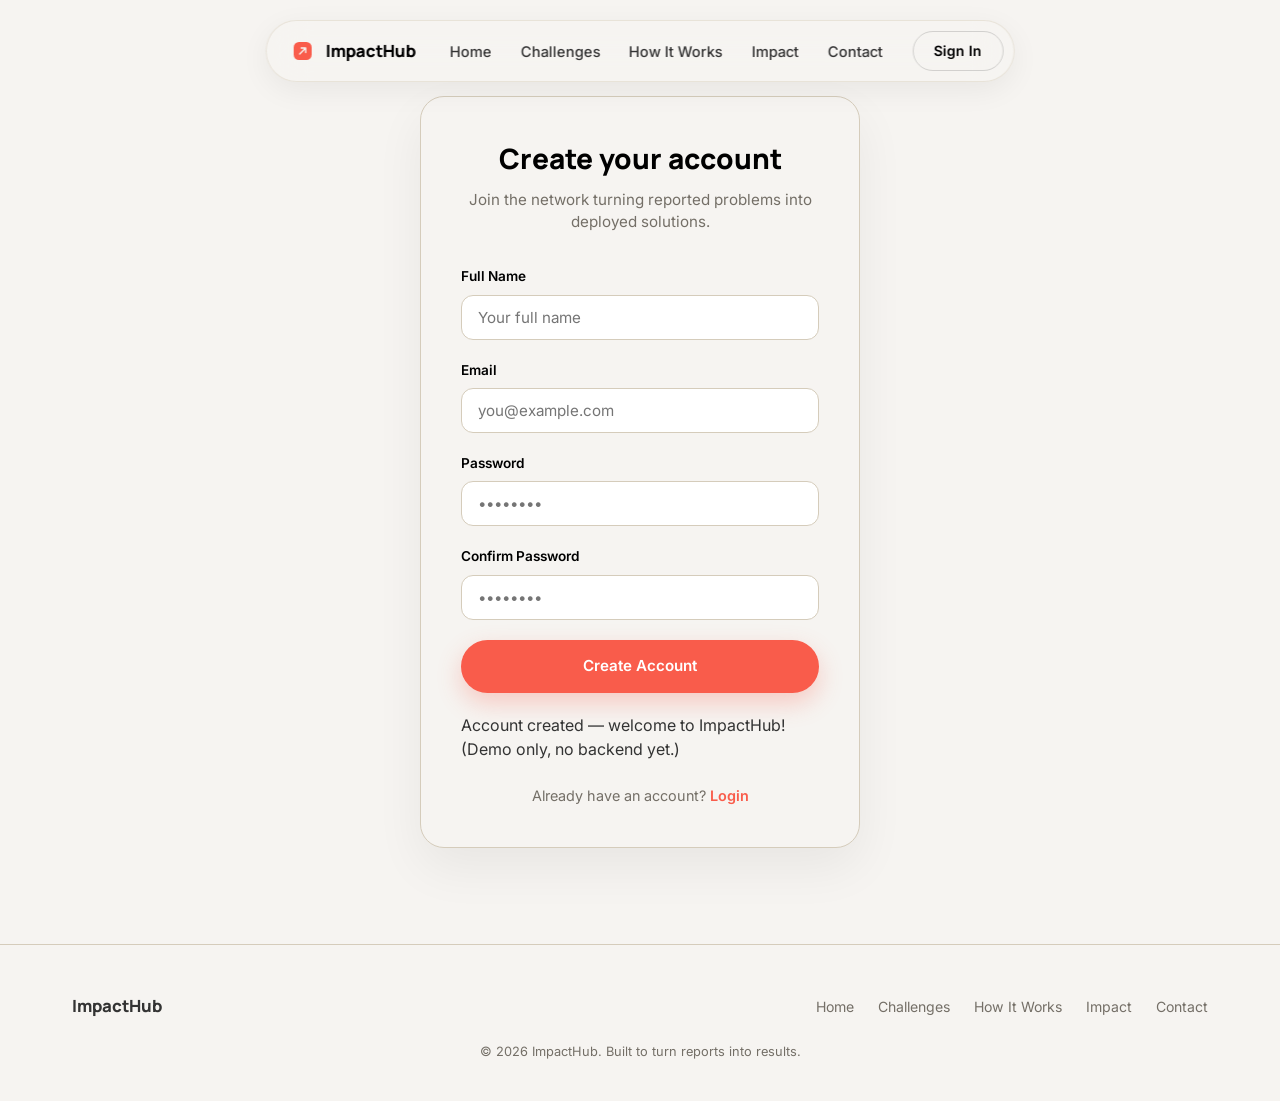
<file: signup.html>
<!-- signup.html (new) -->
<!DOCTYPE html>
<html lang="en">
<head>
  <meta charset="UTF-8" />
  <meta name="viewport" content="width=device-width, initial-scale=1.0" />
  <title>Create Account — ImpactHub</title>
  <link rel="preconnect" href="https://fonts.googleapis.com" />
  <link rel="preconnect" href="https://fonts.gstatic.com" crossorigin />
  <link href="https://fonts.googleapis.com/css2?family=Manrope:wght@600;700;800&family=Inter:wght@400;500;600&display=swap" rel="stylesheet" />
  <link rel="stylesheet" href="styles.css" />
</head>
<body>

  <a class="skip-link" href="#main-content">Skip to content</a>

  <nav class="navbar" id="navbar">
    <div class="nav-logo">
      <span class="logo-mark" aria-hidden="true">
        <svg viewBox="0 0 24 24" width="18" height="18">
          <rect width="24" height="24" rx="7" fill="#F95C4B"></rect>
          <path d="M8 16 16 8M16 8H10M16 8V14" stroke="#F6F4F1" stroke-width="1.8" stroke-linecap="round" stroke-linejoin="round" fill="none"></path>
        </svg>
      </span>
      <span class="logo-text">ImpactHub</span>
    </div>

    <button class="nav-toggle" id="navToggle" aria-label="Toggle menu" aria-expanded="false" aria-controls="navMenu">
      <span></span><span></span><span></span>
    </button>

    <div class="nav-menu" id="navMenu">
      <ul class="nav-links">
        <li><a href="index.html#home" class="nav-link">Home</a></li>
        <li><a href="index.html#challenges" class="nav-link">Challenges</a></li>
        <li><a href="index.html#how-it-works" class="nav-link">How It Works</a></li>
        <li><a href="index.html#impact" class="nav-link">Impact</a></li>
        <li><a href="index.html#contact" class="nav-link">Contact</a></li>
      </ul>
      <a class="btn-signin" href="login.html">Sign In</a>
    </div>
  </nav>

  <main id="main-content">
    <section class="auth-section">
      <div class="auth-card">
        <h2>Create your account</h2>
        <p class="auth-sub">Join the network turning reported problems into deployed solutions.</p>

        <form class="auth-form" id="signupForm">
          <div class="form-group">
            <label class="form-label" for="signupName">Full Name</label>
            <input class="form-input" type="text" id="signupName" name="fullName" placeholder="Your full name" required />
          </div>
          <div class="form-group">
            <label class="form-label" for="signupEmail">Email</label>
            <input class="form-input" type="email" id="signupEmail" name="email" placeholder="you@example.com" required />
          </div>
          <div class="form-group">
            <label class="form-label" for="signupPassword">Password</label>
            <input class="form-input" type="password" id="signupPassword" name="password" placeholder="••••••••" required />
          </div>
          <div class="form-group">
            <label class="form-label" for="signupConfirm">Confirm Password</label>
            <input class="form-input" type="password" id="signupConfirm" name="confirmPassword" placeholder="••••••••" required />
          </div>
          <button class="btn btn-primary" type="submit">Create Account</button>
          <p class="form-note" id="signupNote">Account created — welcome to ImpactHub! (Demo only, no backend yet.)</p>
        </form>

        <p class="auth-switch">Already have an account? <a href="login.html">Login</a></p>
      </div>
    </section>
  </main>

  <footer class="site-footer">
    <div class="container footer-content">
      <span class="footer-logo">ImpactHub</span>
      <ul class="footer-links">
        <li><a href="index.html#home">Home</a></li>
        <li><a href="index.html#challenges">Challenges</a></li>
        <li><a href="index.html#how-it-works">How It Works</a></li>
        <li><a href="index.html#impact">Impact</a></li>
        <li><a href="index.html#contact">Contact</a></li>
      </ul>
    </div>
    <p class="footer-bottom">© 2026 ImpactHub. Built to turn reports into results.</p>
  </footer>

  <script src="script.js"></script>
</body>
</html>
</file>
<file: styles.css>
/* styles.css */

/* ==========================================================================
   1. DESIGN TOKENS
   ========================================================================== */
:root {
  --paper: #F6F4F1;
  --stone: #E4DED2;
  --stone-dark: #D5CCBB;
  --coral: #F95C4B;
  --coral-dark: #E1442F;
  --black: #000000;
  --text-body: #333333;
  --text-muted: #746F67;

  --font-display: 'Manrope', sans-serif;
  --font-body: 'Inter', sans-serif;

  --radius-sm: 12px;
  --radius-md: 18px;
  --radius-lg: 24px;
  --radius-pill: 999px;

  --ease: cubic-bezier(0.4, 0, 0.2, 1);
  --nav-height: 96px;
}

/* ==========================================================================
   2. RESET & BASE
   ========================================================================== */
*, *::before, *::after { box-sizing: border-box; margin: 0; padding: 0; }

html {
  scroll-behavior: smooth;
  scroll-padding-top: 110px;
}

body {
  font-family: var(--font-body);
  color: var(--text-body);
  background: var(--paper);
  line-height: 1.5;
  -webkit-font-smoothing: antialiased;
}

h1, h2, h3, h4 { font-family: var(--font-display); color: var(--black); }
ul { list-style: none; }
a { color: inherit; text-decoration: none; }
button { font: inherit; background: none; border: none; cursor: pointer; }
img { max-width: 100%; display: block; }

:focus-visible {
  outline: 2px solid var(--coral);
  outline-offset: 3px;
  border-radius: 4px;
}

.container {
  max-width: 1200px;
  margin: 0 auto;
  padding: 0 2rem;
}

.skip-link {
  position: absolute;
  left: -999px;
  top: auto;
  background: var(--black);
  color: var(--paper);
  padding: 0.75rem 1.25rem;
  border-radius: 8px;
  z-index: 2000;
}
.skip-link:focus { left: 1rem; top: 1rem; }

/* ==========================================================================
   3. NAVBAR — floating glass capsule
   ========================================================================== */
.navbar {
  position: fixed;
  top: 20px;
  left: 50%;
  transform: translateX(-50%);
  z-index: 1000;
  display: flex;
  align-items: center;
  gap: 2rem;
  padding: 0.6rem 0.6rem 0.6rem 1.4rem;
  width: max-content;
  max-width: calc(100vw - 2.5rem);

  background: rgba(246, 244, 241, 0.65);
  backdrop-filter: blur(20px);
  -webkit-backdrop-filter: blur(20px);
  border: 1px solid rgba(228, 222, 210, 0.8);
  border-radius: var(--radius-pill);
  box-shadow: 0 8px 30px rgba(0, 0, 0, 0.06);

  transition: background 0.35s var(--ease), box-shadow 0.35s var(--ease),
    backdrop-filter 0.35s var(--ease);
}

.navbar.scrolled {
  background: rgba(246, 244, 241, 0.88);
  backdrop-filter: blur(30px);
  -webkit-backdrop-filter: blur(30px);
  box-shadow: 0 14px 40px rgba(0, 0, 0, 0.1);
}

.nav-logo { display: flex; align-items: center; gap: 0.55rem; }
.logo-mark {
  width: 28px; height: 28px;
  display: flex; align-items: center; justify-content: center;
  transition: transform 0.25s var(--ease);
}
.nav-logo:hover .logo-mark { transform: scale(1.08); }
.logo-text { font-family: var(--font-display); font-weight: 800; font-size: 1.05rem; color: var(--black); }

.nav-menu { display: flex; align-items: center; gap: 1.75rem; }
.nav-links { display: flex; align-items: center; gap: 1.6rem; }

.nav-link {
  position: relative;
  font-size: 0.92rem;
  font-weight: 500;
  color: var(--text-body);
  padding: 0.4rem 0.1rem;
  transition: color 0.2s var(--ease);
}
.nav-link::after {
  content: '';
  position: absolute;
  left: 50%;
  bottom: -4px;
  width: 0;
  height: 2px;
  background: var(--coral);
  transform: translateX(-50%);
  transition: width 0.3s var(--ease);
}
.nav-link:hover { color: var(--black); }
.nav-link:hover::after { width: 40%; }
.nav-link.active { color: var(--black); font-weight: 600; }
.nav-link.active::after { width: 70%; }

.btn-signin {
  display: inline-flex;
  align-items: center;
  font-family: var(--font-body);
  font-weight: 600;
  font-size: 0.88rem;
  padding: 0.55rem 1.3rem;
  border-radius: var(--radius-pill);
  border: 1px solid rgba(0, 0, 0, 0.15);
  color: var(--black);
  transition: background 0.2s var(--ease), border-color 0.2s var(--ease);
}
.btn-signin:hover { background: rgba(0, 0, 0, 0.05); border-color: var(--black); }

.nav-toggle {
  display: none;
  flex-direction: column;
  justify-content: center;
  gap: 5px;
  width: 34px; height: 34px;
}
.nav-toggle span {
  display: block;
  width: 20px; height: 2px;
  background: var(--black);
  border-radius: 2px;
  transition: transform 0.25s var(--ease), opacity 0.25s var(--ease);
}
.nav-toggle.open span:nth-child(1) { transform: translateY(7px) rotate(45deg); }
.nav-toggle.open span:nth-child(2) { opacity: 0; }
.nav-toggle.open span:nth-child(3) { transform: translateY(-7px) rotate(-45deg); }

/* ==========================================================================
   4. BUTTONS
   ========================================================================== */
.btn {
  display: inline-flex;
  align-items: center;
  justify-content: center;
  font-family: var(--font-body);
  font-weight: 600;
  font-size: 0.95rem;
  padding: 0.9rem 1.75rem;
  border-radius: var(--radius-pill);
  border: 1px solid transparent;
  transition: transform 0.2s var(--ease), box-shadow 0.2s var(--ease), background 0.2s var(--ease);
}
.btn-primary {
  background: var(--coral);
  color: #fff;
  box-shadow: 0 10px 24px rgba(249, 92, 75, 0.28);
}
.btn-primary:hover { background: var(--coral-dark); transform: translateY(-2px); box-shadow: 0 14px 30px rgba(249, 92, 75, 0.35); }
.btn-secondary { background: transparent; color: var(--black); border-color: rgba(0, 0, 0, 0.15); }
.btn-secondary:hover { border-color: var(--black); transform: translateY(-2px); }
.btn-full { width: 100%; margin-top: 0.5rem; }

/* ==========================================================================
   5. HERO
   ========================================================================== */
.hero { position: relative; overflow: hidden; padding: 168px 2rem 120px; }

.hero-bg { position: absolute; inset: 0; z-index: 0; pointer-events: none; }
.floating-shape {
  position: absolute;
  border-radius: 50%;
  filter: blur(60px);
  animation: drift 16s ease-in-out infinite alternate;
}
.shape-1 { width: 340px; height: 340px; background: var(--coral); opacity: 0.28; top: -100px; left: -80px; }
.shape-2 { width: 260px; height: 260px; background: var(--stone-dark); opacity: 0.5; bottom: -60px; right: 8%; animation-duration: 20s; animation-delay: -4s; }
.shape-3 { width: 180px; height: 180px; background: var(--coral); opacity: 0.15; bottom: 15%; left: 40%; animation-duration: 22s; animation-delay: -9s; }

@keyframes drift {
  from { transform: translate(0, 0) scale(1); }
  to { transform: translate(30px, -25px) scale(1.08); }
}

.hero-content {
  position: relative;
  z-index: 1;
  max-width: 1200px;
  margin: 0 auto;
  display: grid;
  grid-template-columns: 1.05fr 0.95fr;
  gap: 4rem;
  align-items: center;
}

.hero-text h1 {
  font-weight: 800;
  font-size: clamp(2.4rem, 4vw + 1rem, 3.75rem);
  line-height: 1.08;
  letter-spacing: -0.02em;
  max-width: 14ch;
}
.hero-sub { margin-top: 1.5rem; font-size: 1.125rem; line-height: 1.65; max-width: 46ch; }
.hero-buttons { margin-top: 2.5rem; display: flex; gap: 1rem; flex-wrap: wrap; }

.hero-visual {
  position: relative;
  height: 420px;
  animation: float-visual 6s ease-in-out infinite alternate;
}
@keyframes float-visual {
  from { transform: translateY(0); }
  to { transform: translateY(-14px); }
}

.connector { position: absolute; inset: 0; width: 100%; height: 100%; z-index: 0; }
.connector path { stroke: var(--stone-dark); stroke-width: 2; stroke-dasharray: 6 7; fill: none; }

.visual-card {
  position: absolute;
  z-index: 1;
  width: 250px;
  background: rgba(255, 255, 255, 0.6);
  border: 1px solid rgba(228, 222, 210, 0.9);
  border-radius: var(--radius-md);
  padding: 1.25rem;
  backdrop-filter: blur(14px);
  box-shadow: 0 20px 45px rgba(0, 0, 0, 0.08);
}
.visual-card--reported { top: 10px; left: 0; }
.visual-card--solution { bottom: 10px; right: 0; }

.visual-tag {
  display: inline-flex;
  align-items: center;
  gap: 0.4rem;
  font-size: 0.75rem;
  font-weight: 600;
  color: var(--coral);
}
.visual-title { margin-top: 0.6rem; font-family: var(--font-display); font-weight: 700; font-size: 1.02rem; line-height: 1.3; }
.visual-meta { margin-top: 0.75rem; display: flex; gap: 0.9rem; font-size: 0.78rem; color: var(--text-muted); }

.visual-badge {
  position: absolute;
  z-index: 2;
  top: 42%;
  left: 44%;
  background: var(--black);
  color: var(--paper);
  font-size: 0.72rem;
  font-weight: 600;
  padding: 0.5rem 0.9rem;
  border-radius: var(--radius-pill);
  box-shadow: 0 10px 25px rgba(0, 0, 0, 0.18);
}

/* ==========================================================================
   6. SECTION HEADINGS
   ========================================================================== */
section:not(.hero):not(.impact-stats) { padding: 6rem 0; }

.section-heading { max-width: 620px; margin: 0 auto 3rem; text-align: center; }
.section-heading--left { margin-left: 0; text-align: left; }
.section-heading h2 { font-weight: 800; font-size: clamp(1.75rem, 2.5vw + 1rem, 2.5rem); letter-spacing: -0.01em; }
.section-heading p { margin-top: 0.85rem; font-size: 1.05rem; line-height: 1.6; }

/* ==========================================================================
   7. HOW IT WORKS
   ========================================================================== */
.steps-grid { display: grid; grid-template-columns: repeat(4, 1fr); gap: 1.5rem; }

.step-card {
  background: var(--stone);
  border-radius: var(--radius-md);
  padding: 2rem 1.75rem;
  border: 1px solid rgba(0, 0, 0, 0.04);
  transition: transform 0.25s var(--ease), box-shadow 0.25s var(--ease);
}
.step-card:hover { transform: translateY(-6px); box-shadow: 0 20px 40px rgba(0, 0, 0, 0.08); }

.step-number { font-family: var(--font-display); font-weight: 800; font-size: 0.85rem; color: var(--coral); }
.step-icon {
  margin-top: 1rem;
  width: 44px; height: 44px;
  display: flex; align-items: center; justify-content: center;
  border-radius: 12px;
  background: var(--paper);
  color: var(--black);
}
.step-icon svg { width: 22px; height: 22px; }
.step-title { margin-top: 1.1rem; font-weight: 700; font-size: 1.15rem; }
.step-desc { margin-top: 0.6rem; font-size: 0.92rem; line-height: 1.55; }

/* ==========================================================================
   8. FEATURES
   ========================================================================== */
.features-grid { display: grid; grid-template-columns: repeat(3, 1fr); gap: 1.5rem; }

.feature-card {
  background: var(--paper);
  border: 1px solid var(--stone-dark);
  border-radius: var(--radius-md);
  padding: 2rem;
  transition: border-color 0.25s var(--ease), transform 0.25s var(--ease);
}
.feature-card:hover { border-color: var(--coral); transform: translateY(-4px); }

.feature-icon {
  width: 42px; height: 42px;
  border-radius: 10px;
  background: var(--stone);
  display: flex; align-items: center; justify-content: center;
  color: var(--black);
}
.feature-title { margin-top: 1.1rem; font-weight: 700; font-size: 1.1rem; }
.feature-desc { margin-top: 0.55rem; font-size: 0.92rem; line-height: 1.55; }

/* ==========================================================================
   9. IMPACT STATS — dark band for contrast
   ========================================================================== */
.impact-stats { background: var(--black); color: var(--paper); padding: 5rem 0; }

.stats-grid { display: grid; grid-template-columns: repeat(4, 1fr); gap: 2rem; text-align: center; }
.stat-number-row { display: flex; align-items: baseline; justify-content: center; gap: 0.15rem; }
.stat-number, .stat-suffix {
  font-family: var(--font-display);
  font-weight: 800;
  font-size: clamp(2.25rem, 4vw, 3.25rem);
  color: var(--coral);
}
.stat-label { margin-top: 0.5rem; font-size: 0.95rem; color: rgba(246, 244, 241, 0.7); }

/* ==========================================================================
   10. CHALLENGE FEED / CHALLENGE CARDS (shared by homepage + problems.html)
   ========================================================================== */
.challenge-grid { display: grid; grid-template-columns: repeat(2, 1fr); gap: 1.5rem; }

.challenge-card {
  background: var(--paper);
  border: 1px solid var(--stone-dark);
  border-radius: var(--radius-md);
  padding: 1.75rem;
  display: flex;
  flex-direction: column;
  gap: 0.9rem;
  transition: transform 0.25s var(--ease), box-shadow 0.25s var(--ease);
}
.challenge-card:hover { transform: translateY(-4px); box-shadow: 0 16px 34px rgba(0, 0, 0, 0.07); }

.challenge-tag {
  align-self: flex-start;
  background: var(--stone);
  font-size: 0.72rem;
  font-weight: 600;
  padding: 0.35rem 0.8rem;
  border-radius: var(--radius-pill);
}
.challenge-title { font-weight: 700; font-size: 1.1rem; }
.challenge-meta { display: flex; gap: 1.1rem; font-size: 0.85rem; color: var(--text-muted); }
.challenge-meta span, .vote-count { display: inline-flex; align-items: center; gap: 0.35rem; }

.challenge-footer {
  margin-top: auto;
  display: flex; align-items: center; justify-content: space-between;
  padding-top: 0.75rem;
  border-top: 1px solid var(--stone);
}
.vote-count { font-weight: 600; font-size: 0.9rem; }
.btn-view { font-size: 0.85rem; font-weight: 600; color: var(--coral); }
.btn-view:hover { text-decoration: underline; }

/* problems.html gets a denser grid on wide screens since it lists more cards */
.problems-grid { grid-template-columns: repeat(3, 1fr); }

/* ==========================================================================
   11. BENEFITS — divided columns, no card kit here for variety
   ========================================================================== */
.benefits-grid { display: grid; grid-template-columns: repeat(3, 1fr); gap: 2.5rem; }

.benefit-col { padding-left: 2rem; border-left: 1px solid var(--stone-dark); }
.benefit-col:first-child { padding-left: 0; border-left: none; }

.benefit-icon { display: block; width: 40px; height: 40px; color: var(--coral); }
.benefit-title { margin-top: 1rem; font-weight: 700; font-size: 1.1rem; }
.benefit-list { margin-top: 1rem; display: flex; flex-direction: column; gap: 0.6rem; }
.benefit-list li { position: relative; padding-left: 1.1rem; font-size: 0.92rem; }
.benefit-list li::before {
  content: '';
  position: absolute; left: 0; top: 0.55em;
  width: 6px; height: 6px; border-radius: 50%;
  background: var(--coral);
}

/* ==========================================================================
   12. TESTIMONIALS
   ========================================================================== */
.testimonial-grid { display: grid; grid-template-columns: repeat(3, 1fr); gap: 1.5rem; }

.testimonial-card {
  background: var(--paper);
  border: 1px solid var(--stone-dark);
  border-radius: var(--radius-md);
  padding: 2rem;
  display: flex;
  flex-direction: column;
  gap: 1.5rem;
  min-height: 100%;
}
.testimonial-quote { font-size: 0.98rem; line-height: 1.6; }
.testimonial-author { margin-top: auto; display: flex; align-items: center; gap: 0.75rem; }
.author-avatar {
  width: 42px; height: 42px;
  border-radius: 50%;
  background: var(--stone);
  display: flex; align-items: center; justify-content: center;
  font-family: var(--font-display);
  font-weight: 700; font-size: 0.85rem;
}
.author-name { font-weight: 700; font-size: 0.88rem; }
.author-role { font-size: 0.78rem; color: var(--text-muted); }

/* ==========================================================================
   13. CTA
   ========================================================================== */
.cta-content {
  background: var(--coral);
  border-radius: var(--radius-lg);
  padding: 4.5rem 2rem;
  text-align: center;
  color: #fff;
}
.cta-content h2 { color: #fff; font-weight: 800; font-size: clamp(2rem, 3vw + 1rem, 2.75rem); }
.cta-content .btn-primary {
  margin-top: 2rem;
  background: #fff;
  color: var(--coral);
  box-shadow: 0 14px 30px rgba(0, 0, 0, 0.18);
}
.cta-content .btn-primary:hover { background: var(--paper); }

/* ==========================================================================
   14. FOOTER
   ========================================================================== */
.site-footer { padding: 3rem 0 2.5rem; border-top: 1px solid var(--stone-dark); }
.footer-content { display: flex; justify-content: space-between; align-items: center; flex-wrap: wrap; gap: 1.5rem; }
.footer-logo { font-family: var(--font-display); font-weight: 800; font-size: 1.05rem; }
.footer-links { display: flex; gap: 1.5rem; flex-wrap: wrap; }
.footer-links a { font-size: 0.88rem; color: var(--text-muted); }
.footer-links a:hover { color: var(--black); }
.footer-bottom { margin-top: 1.5rem; text-align: center; font-size: 0.8rem; color: var(--text-muted); }

/* ==========================================================================
   15. AUTH PAGES — login.html, signup.html
   ========================================================================== */
.auth-section {
  min-height: 100vh;
  display: flex;
  align-items: center;
  justify-content: center;
  padding: 168px 2rem 4rem;
}

.auth-card {
  width: 100%;
  max-width: 440px;
  background: var(--paper);
  border: 1px solid var(--stone-dark);
  border-radius: var(--radius-lg);
  padding: 2.5rem;
  box-shadow: 0 20px 50px rgba(0, 0, 0, 0.06);
}

.auth-card h2 { font-weight: 800; font-size: 1.75rem; text-align: center; }
.auth-sub { margin-top: 0.6rem; text-align: center; font-size: 0.95rem; color: var(--text-muted); line-height: 1.5; }

.auth-form { margin-top: 2rem; display: flex; flex-direction: column; gap: 1.25rem; }

.auth-switch { margin-top: 1.5rem; text-align: center; font-size: 0.9rem; color: var(--text-muted); }
.auth-switch a { color: var(--coral); font-weight: 600; }
.auth-switch a:hover { text-decoration: underline; }

/* Shared form elements — used by auth pages and the report-problem form */
.form-group { display: flex; flex-direction: column; gap: 0.5rem; }
.form-group--spaced { margin-top: 1.25rem; }
.form-label { font-size: 0.85rem; font-weight: 600; color: var(--black); }

.form-input, .form-textarea, .form-select {
  font-family: var(--font-body);
  font-size: 0.95rem;
  color: var(--text-body);
  background: #fff;
  border: 1px solid var(--stone-dark);
  border-radius: var(--radius-sm);
  padding: 0.75rem 1rem;
  transition: border-color 0.2s var(--ease), box-shadow 0.2s var(--ease);
}
.form-input:focus, .form-textarea:focus, .form-select:focus {
  outline: none;
  border-color: var(--coral);
  box-shadow: 0 0 0 3px rgba(249, 92, 75, 0.12);
}
.form-textarea { min-height: 140px; resize: vertical; line-height: 1.5; }
.form-select { cursor: pointer; }

/* Success / error feedback — hidden until JS reveals them on submit */
.form-success, .form-error {
  display: none;
  align-items: center;
  gap: 0.5rem;
  margin-top: 1.25rem;
  padding: 0.85rem 1.1rem;
  border-radius: var(--radius-sm);
  font-size: 0.9rem;
  font-weight: 600;
  line-height: 1.4;
}
.form-success.visible, .form-error.visible { display: flex; }

.form-success {
  background: rgba(249, 92, 75, 0.08);
  border: 1px solid rgba(249, 92, 75, 0.25);
  color: var(--coral-dark);
}
.form-error {
  background: rgba(0, 0, 0, 0.04);
  border: 1px solid rgba(0, 0, 0, 0.15);
  color: var(--black);
}
.form-success svg, .form-error svg { flex-shrink: 0; }

/* ==========================================================================
   16. REPORT PROBLEM PAGE — report-problem.html
   ========================================================================== */
.report-section {
  max-width: 1200px;
  margin: 0 auto;
  padding: 0 2rem 6rem;
  display: flex;
  justify-content: center;
}

.report-card {
  width: 100%;
  max-width: 640px;
  background: var(--paper);
  border: 1px solid var(--stone-dark);
  border-radius: var(--radius-lg);
  padding: 2.5rem;
  box-shadow: 0 20px 50px rgba(0, 0, 0, 0.05);
}

.upload-field {
  position: relative;
  border: 1.5px dashed var(--stone-dark);
  border-radius: var(--radius-sm);
  padding: 1.75rem 1rem;
  text-align: center;
  background: var(--stone);
  transition: border-color 0.2s var(--ease);
}
.upload-field:hover { border-color: var(--coral); }
.upload-field input[type="file"] {
  position: absolute; inset: 0;
  width: 100%; height: 100%;
  opacity: 0; cursor: pointer;
}
.upload-icon { width: 28px; height: 28px; color: var(--text-muted); margin: 0 auto; }
.upload-text { margin-top: 0.6rem; font-size: 0.9rem; color: var(--text-muted); }
.upload-filename { margin-top: 0.4rem; font-size: 0.85rem; font-weight: 600; color: var(--black); min-height: 1em; }

/* ==========================================================================
   17. PAGE HEADER — report-problem.html, problems.html
   ========================================================================== */
.page-header {
  padding: 168px 2rem 3rem;
  max-width: 800px;
  margin: 0 auto;
  text-align: center;
}
.page-header h1 { font-weight: 800; font-size: clamp(2rem, 3vw + 1rem, 3rem); letter-spacing: -0.02em; }
.page-header p { margin-top: 1rem; font-size: 1.05rem; line-height: 1.6; color: var(--text-body); }

.problems-section { padding: 0 0 6rem; }

/* ==========================================================================
   18. RESPONSIVE
   ========================================================================== */
@media (max-width: 960px) {
  .hero-content { grid-template-columns: 1fr; gap: 3rem; }
  .hero-visual { height: 320px; max-width: 420px; margin: 0 auto; }
  .steps-grid { grid-template-columns: repeat(2, 1fr); }
  .features-grid { grid-template-columns: repeat(2, 1fr); }
  .problems-grid { grid-template-columns: repeat(2, 1fr); }
  .benefits-grid { grid-template-columns: 1fr; gap: 2rem; }
  .benefit-col { padding-left: 0; padding-top: 1.5rem; border-left: none; border-top: 1px solid var(--stone-dark); }
  .benefit-col:first-child { padding-top: 0; border-top: none; }
  .testimonial-grid { grid-template-columns: 1fr; }
}

@media (max-width: 860px) {
  .nav-toggle { display: flex; }

  .nav-menu {
    position: absolute;
    top: calc(100% + 12px);
    left: 50%;
    transform: translateX(-50%) translateY(-8px);
    flex-direction: column;
    align-items: stretch;
    gap: 0.75rem;
    width: 230px;
    background: rgba(246, 244, 241, 0.96);
    backdrop-filter: blur(24px);
    border: 1px solid rgba(228, 222, 210, 0.8);
    border-radius: var(--radius-md);
    padding: 1rem;
    box-shadow: 0 16px 40px rgba(0, 0, 0, 0.12);
    opacity: 0;
    visibility: hidden;
    transition: opacity 0.25s var(--ease), transform 0.25s var(--ease), visibility 0.25s;
  }
  .nav-menu.open { opacity: 1; visibility: visible; transform: translateX(-50%) translateY(0); }

  .nav-links { flex-direction: column; align-items: stretch; gap: 0.2rem; }
  .nav-link { padding: 0.6rem 0.75rem; border-radius: 10px; }
  .nav-link::after { display: none; }
  .nav-link.active { background: var(--stone); }
  .btn-signin { width: 100%; justify-content: center; }
}

@media (max-width: 640px) {
  .hero { padding: 150px 1.25rem 90px; }
  section:not(.hero):not(.impact-stats) { padding: 4rem 0; }
  .container { padding: 0 1.25rem; }
  .steps-grid, .features-grid, .stats-grid, .challenge-grid, .problems-grid { grid-template-columns: 1fr; }
  .stats-grid { gap: 2.5rem; }

  .page-header { padding: 150px 1.25rem 2.5rem; }
  .problems-section { padding: 0 0 4rem; }
  .report-section { padding: 0 1.25rem 4rem; }
  .auth-section { padding: 150px 1.25rem 3rem; }
  .auth-card, .report-card { padding: 2rem 1.5rem; }
}

/* ==========================================================================
   19. ACCESSIBILITY — respect reduced motion
   ========================================================================== */
@media (prefers-reduced-motion: reduce) {
  *, *::before, *::after {
    animation-duration: 0.01ms !important;
    animation-iteration-count: 1 !important;
    transition-duration: 0.01ms !important;
    scroll-behavior: auto !important;
  }
}
</file>
